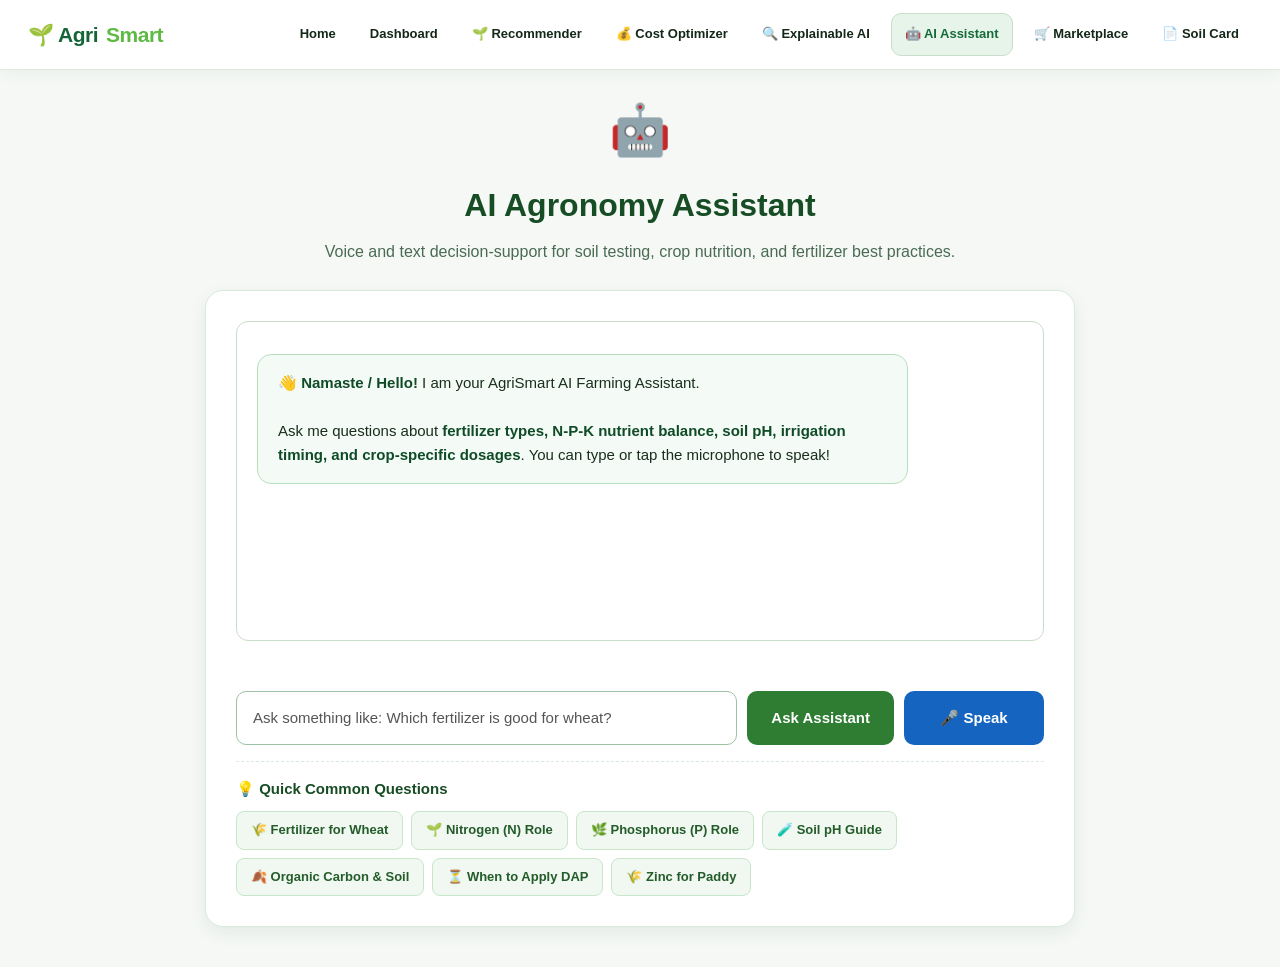
<file: frontend/ai_assistant.html>
<!DOCTYPE html>
<html lang="en">
<head>
    <meta charset="UTF-8">
    <meta name="viewport" content="width=device-width, initial-scale=1.0">
    <title>AI Farming Assistant | AgriSmart</title>
    <link rel="stylesheet" href="style.css">
    <style>
        .assistant-container {
            max-width: 900px;
            margin: 20px auto 40px auto;
            padding: 0 15px;
        }

        .assistant-header {
            text-align: center;
            margin-bottom: 25px;
        }

        .assistant-header h1 {
            font-size: 32px;
            color: #174d25;
            margin-bottom: 8px;
        }

        .assistant-header p {
            color: #4a6b52;
            font-size: 16px;
        }

        .assistant-card {
            background: white;
            border-radius: var(--radius-lg);
            padding: 30px;
            box-shadow: var(--shadow-md);
            border: 1px solid #d8eadb;
        }

        .robot-avatar {
            text-align: center;
            font-size: 50px;
            margin-bottom: 10px;
        }

        .chat-box {
            min-height: 320px;
            max-height: 480px;
            overflow-y: auto;
            border: 1.5px solid #c8decb;
            border-radius: 12px;
            padding: 20px;
            background: #ffffff;
            margin-bottom: 20px;
        }

        .message {
            padding: 16px 20px;
            border-radius: 14px;
            margin: 12px 0;
            max-width: 85%;
            line-height: 1.6;
            font-size: 15px;
        }

        .bot {
            background: #f4faf5;
            color: #1a2e1d;
            border: 1.5px solid #b7dfbf;
            margin-right: auto;
        }

        .bot b, .bot strong {
            color: #0e4b26;
            font-weight: 800;
        }

        .user {
            background: #1e6930;
            color: #ffffff;
            margin-left: auto;
            font-weight: 500;
        }

        .controls {
            display: flex;
            gap: 10px;
            margin-bottom: 16px;
        }

        #question {
            flex: 1;
            padding: 14px 16px;
            border: 1.5px solid #9dc3a3;
            border-radius: 10px;
            font-size: 15px;
            color: #111111;
            background-color: #ffffff;
            outline: none;
        }
        #question::placeholder {
            color: #555555;
            opacity: 1;
        }
        #question:focus {
            border-color: #1e6930;
            box-shadow: 0 0 0 3px rgba(30, 105, 48, 0.2);
        }

        .ask-btn {
            background: #2e7d32;
            color: white;
            border: none;
            border-radius: 10px;
            padding: 12px 24px;
            cursor: pointer;
            font-size: 15px;
            font-weight: 700;
            transition: background 0.2s;
        }
        .ask-btn:hover {
            background: #1e5822;
        }

        .voice-btn {
            background: #1565c0;
            color: white;
            border: none;
            border-radius: 10px;
            padding: 12px 20px;
            cursor: pointer;
            font-size: 15px;
            font-weight: 700;
            min-width: 140px;
            transition: background 0.2s;
        }
        .voice-btn:hover {
            background: #0d47a1;
        }

        .voice-btn.listening {
            background: #c62828;
            animation: pulse 1.2s infinite;
        }

        @keyframes pulse {
            0% { opacity: 1; }
            50% { opacity: 0.75; }
            100% { opacity: 1; }
        }

        .quick-section {
            margin-top: 15px;
            border-top: 1px dashed #dbe9dd;
            padding-top: 15px;
        }

        .quick-section h3 {
            font-size: 15px;
            color: #174d25;
            margin-bottom: 10px;
        }

        .quick-buttons {
            display: flex;
            flex-wrap: wrap;
            gap: 8px;
        }

        .quick-btn {
            background: #f0f8f1;
            color: #245c2a;
            border: 1px solid #c8e6c9;
            border-radius: 8px;
            padding: 8px 14px;
            font-size: 13px;
            font-weight: 600;
            cursor: pointer;
            transition: all 0.2s ease;
        }
        .quick-btn:hover {
            background: #2e7d32;
            color: #fff;
            border-color: #2e7d32;
        }

        .status-bar {
            text-align: center;
            min-height: 22px;
            color: #1565c0;
            font-size: 13px;
            font-weight: 600;
            margin-bottom: 8px;
        }

        @media(max-width: 650px) {
            .controls {
                flex-direction: column;
            }
            .message {
                max-width: 95%;
            }
        }
    </style>
</head>

<body>

    <!-- ================= NAVBAR ================= -->
    <nav class="navbar">
        <a href="/" class="nav-brand">
            🌱 Agri<span>Smart</span>
        </a>
        <div class="nav-links">
            <a href="/" class="nav-link">Home</a>
            <a href="/dashboard" class="nav-link">Dashboard</a>
            <a href="/recommend" class="nav-link">🌱 Recommender</a>
            <a href="/cost-optimizer" class="nav-link">💰 Cost Optimizer</a>
            <a href="/explainability" class="nav-link">🔍 Explainable AI</a>
            <a href="/ai-assistant" class="nav-link active">🤖 AI Assistant</a>
            <a href="/marketplace" class="nav-link">🛒 Marketplace</a>
            <a href="/soil-card" class="nav-link">📄 Soil Card</a>
        </div>
    </nav>

    <div class="assistant-container">

        <div class="assistant-header">
            <div class="robot-avatar">🤖</div>
            <h1>AI Agronomy Assistant</h1>
            <p>Voice and text decision-support for soil testing, crop nutrition, and fertilizer best practices.</p>
        </div>

        <div class="assistant-card">

            <div id="chatBox" class="chat-box">
                <div class="message bot">
                    👋 <b>Namaste / Hello!</b> I am your AgriSmart AI Farming Assistant.
                    <br><br>
                    Ask me questions about <b>fertilizer types, N-P-K nutrient balance, soil pH, irrigation timing, and crop-specific dosages</b>. You can type or tap the microphone to speak!
                </div>
            </div>

            <div id="status" class="status-bar"></div>

            <div class="controls">
                <input
                    type="text"
                    id="question"
                    placeholder="Ask something like: Which fertilizer is good for wheat?"
                >

                <button class="ask-btn" onclick="askAI()">
                    Ask Assistant
                </button>

                <button
                    id="voiceButton"
                    class="voice-btn"
                    onclick="startVoiceAssistant()">
                    🎤 Speak
                </button>
            </div>

            <div class="quick-section">
                <h3>💡 Quick Common Questions</h3>
                <div class="quick-buttons">
                    <button class="quick-btn" onclick="quickQuestion('Which fertilizer is good for wheat?')">
                        🌾 Fertilizer for Wheat
                    </button>
                    <button class="quick-btn" onclick="quickQuestion('What is the importance of nitrogen?')">
                        🌱 Nitrogen (N) Role
                    </button>
                    <button class="quick-btn" onclick="quickQuestion('What is the importance of phosphorus?')">
                        🌿 Phosphorus (P) Role
                    </button>
                    <button class="quick-btn" onclick="quickQuestion('What should be the ideal soil pH?')">
                        🧪 Soil pH Guide
                    </button>
                    <button class="quick-btn" onclick="quickQuestion('How can I improve soil health?')">
                        🍂 Organic Carbon & Soil
                    </button>
                    <button class="quick-btn" onclick="quickQuestion('When should I apply DAP?')">
                        ⏳ When to Apply DAP
                    </button>
                    <button class="quick-btn" onclick="quickQuestion('How to cure Zinc deficiency in rice?')">
                        🌾 Zinc for Paddy
                    </button>
                </div>
            </div>

        </div>

    </div>

    <script>
        const questionInput = document.getElementById("question");
        const chatBox = document.getElementById("chatBox");
        const statusText = document.getElementById("status");
        const voiceButton = document.getElementById("voiceButton");

        function addMessage(text, type) {
            const message = document.createElement("div");
            message.className = "message " + type;
            message.innerHTML = text;
            chatBox.appendChild(message);
            chatBox.scrollTop = chatBox.scrollHeight;
        }

        function quickQuestion(question) {
            questionInput.value = question;
            askAI();
        }

        function getFarmingAnswerLocal(q) {
            const lower = q.toLowerCase();
            if (lower.includes("wheat")) {
                return `🌾 <b>Wheat Fertilizer Advisory:</b><br>
                Wheat requires balanced macro-nutrients: 120 kg N, 60 kg P2O5, and 40 kg K2O per hectare.<br>
                • <b>Basal dose at sowing:</b> Apply all P & K (e.g. via DAP or NPK complex) + 1/3 Nitrogen.<br>
                • <b>Top dressings:</b> Remaining Nitrogen (Urea) split at Crown Root Initiation (CRI) stage (~21 days) and flowering stage.`;
            }
            if (lower.includes("nitrogen") || lower.includes(" n ")) {
                return `🌱 <b>Nitrogen (N) Function:</b><br>
                Nitrogen is the primary driver of vegetative leaf and stem growth, protein synthesis, and chlorophyll production. Deficiency results in pale yellowing of older leaves.`;
            }
            if (lower.includes("phosphorus") || lower.includes(" p ")) {
                return `🌿 <b>Phosphorus (P) Function:</b><br>
                Phosphorus stimulates early root elongation, tillering, seed formation, and energy transfer (ATP). Essential as a basal application during sowing.`;
            }
            if (lower.includes("potassium") || lower.includes(" k ")) {
                return `🧪 <b>Potassium (K) Function:</b><br>
                Potassium regulates stomatal water loss, enzyme activation, disease resistance, and grain weight. Applied via MOP (60% K2O).`;
            }
            if (lower.includes("ph") || lower.includes("acid") || lower.includes("alkaline")) {
                return `🧪 <b>Soil Reaction (pH):</b><br>
                Most field crops thrive in a slightly acidic to neutral range (pH 6.0 to 7.5).<br>
                • <b>Acidic soils (pH < 5.5):</b> Add agricultural lime (CaCO3).<br>
                • <b>Alkaline/Sodic soils (pH > 8.0):</b> Apply gypsum (CaSO4·2H2O) and organic compost.`;
            }
            if (lower.includes("dap")) {
                return `⏳ <b>DAP (18:46:0) Application Timing:</b><br>
                DAP is water-soluble phosphorus. It must always be placed 3-5 cm below and beside the seed as a <b>basal application</b> at sowing. Never broadcast DAP on the soil surface as phosphorus is immobile.`;
            }
            if (lower.includes("zinc") || lower.includes("khaira")) {
                return `🌾 <b>Zinc Deficiency Advisory:</b><br>
                Commonly causes Khaira disease in paddy (rusty brown spots on leaves). Apply 25 kg/ha of Zinc Sulphate (ZnSO4 21%) into the soil during puddling, or foliar spray at 0.5% ZnSO4 with 0.25% lime.`;
            }
            if (lower.includes("soil health") || lower.includes("improve soil")) {
                return `🍂 <b>Soil Health & Organic Matter:</b><br>
                Incorporate 5-10 tonnes/ha of well-rotted Farm Yard Manure (FYM) or Vermicompost. Practice crop rotation with leguminous pulses to fix atmospheric nitrogen biologically.`;
            }
            return null;
        }

        async function askAI() {
            const question = questionInput.value.trim();
            if (!question) {
                statusText.innerText = "Please type or speak a question.";
                return;
            }

            addMessage(escapeHTML(question), "user");
            questionInput.value = "";
            statusText.innerText = "Consulting agronomy knowledge base...";

            // Check fast client-side knowledge
            const localAnswer = getFarmingAnswerLocal(question);
            if (localAnswer) {
                setTimeout(() => {
                    statusText.innerText = "";
                    addMessage(localAnswer, "bot");
                    speakAnswer(localAnswer);
                }, 300);
                return;
            }

            // Fallback to backend agronomy engine
            try {
                const res = await fetch("/api/ai-assistant", {
                    method: "POST",
                    headers: { "Content-Type": "application/json" },
                    body: JSON.stringify({ question: question })
                });
                const data = await res.json();
                statusText.innerText = "";
                const reply = (data.success && data.answer) ? data.answer.replace(/\n/g, "<br>") : "I could not find an exact match. Please ask about fertilizers (Urea, DAP, MOP), soil nutrients (N, P, K, pH), or crops (Wheat, Rice, Cotton).";
                addMessage(reply, "bot");
                speakAnswer(reply);
            } catch (err) {
                statusText.innerText = "";
                const fallback = "🌱 <b>Agronomy Guide:</b> Recommended fertilizer management requires balanced N-P-K according to soil test values. Ensure basal placement for phosphorus and split top-dressing for nitrogen.";
                addMessage(fallback, "bot");
                speakAnswer(fallback);
            }
        }

        function speakAnswer(htmlText) {
            if (!("speechSynthesis" in window)) return;
            const cleanText = htmlText.replace(/<[^>]*>/g, " ");
            const speech = new SpeechSynthesisUtterance(cleanText);
            speech.lang = "en-IN";
            speech.rate = 0.95;
            window.speechSynthesis.cancel();
            window.speechSynthesis.speak(speech);
        }

        function startVoiceAssistant() {
            const SpeechRecognition = window.SpeechRecognition || window.webkitSpeechRecognition;
            if (!SpeechRecognition) {
                alert("Voice recognition is supported in Google Chrome and Microsoft Edge.");
                return;
            }

            const recognition = new SpeechRecognition();
            recognition.lang = "en-IN";
            recognition.continuous = false;
            recognition.interimResults = false;

            voiceButton.classList.add("listening");
            voiceButton.innerText = "🔴 Listening...";
            statusText.innerText = "🎤 Speak your farming question now...";

            recognition.start();

            recognition.onresult = function(event) {
                const transcript = event.results[0][0].transcript;
                questionInput.value = transcript;
                statusText.innerText = 'Recognized: "' + transcript + '"';
                voiceButton.classList.remove("listening");
                voiceButton.innerText = "🎤 Speak";
                askAI();
            };

            recognition.onerror = function(event) {
                statusText.innerText = "Could not hear audio clearly. Please try again or type.";
                voiceButton.classList.remove("listening");
                voiceButton.innerText = "🎤 Speak";
            };

            recognition.onend = function() {
                voiceButton.classList.remove("listening");
                voiceButton.innerText = "🎤 Speak";
            };
        }

        questionInput.addEventListener("keydown", function(event) {
            if (event.key === "Enter") askAI();
        });

        function escapeHTML(str) {
            return String(str).replace(/[&<>"']/g, m => ({'&':'&amp;','<':'&lt;','>':'&gt;','"':'&quot;',"'":'&#39;'}[m]));
        }
    </script>
</body>
</html>
</file>
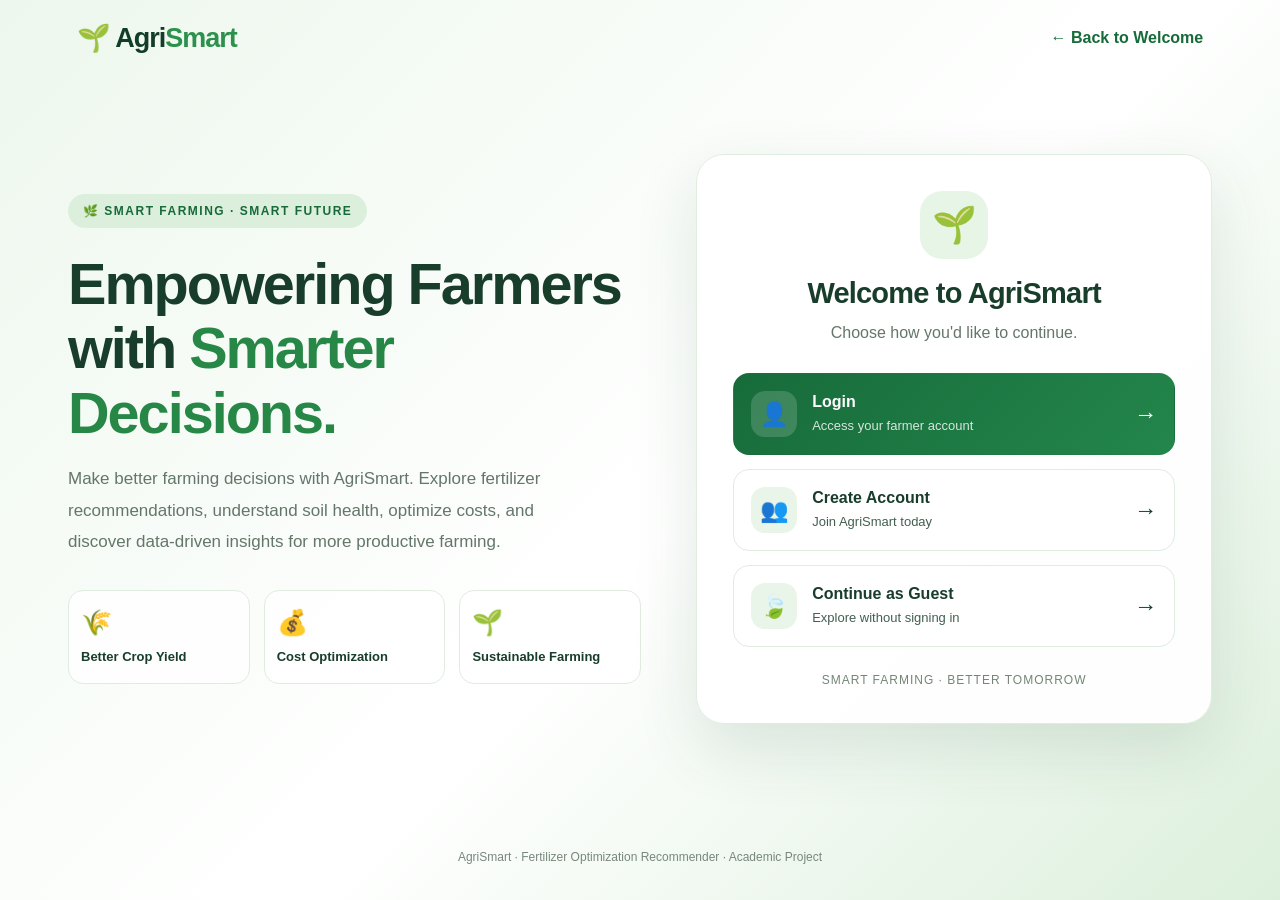
<file: frontend/entry.html>
<!DOCTYPE html>
<html lang="en">
<head>
<meta charset="UTF-8">
<meta name="viewport" content="width=device-width, initial-scale=1.0">
<title>Get Started | AgriSmart</title>

<style>
* {
    box-sizing: border-box;
    margin: 0;
    padding: 0;
}

:root {
    --green: #176b3a;
    --dark: #123d29;
    --light: #edf7ed;
    --text: #193d2b;
    --muted: #64766a;
}

body {
    min-height: 100vh;
    font-family: "Segoe UI", Arial, sans-serif;
    color: var(--text);
    background: linear-gradient(135deg, #edf7ed, #ffffff 55%, #dcefdc);
}

.topbar {
    display: flex;
    align-items: center;
    justify-content: space-between;
    padding: 22px 6%;
}

.logo {
    color: var(--dark);
    font-size: 27px;
    font-weight: 800;
    letter-spacing: -1px;
}

.logo span {
    color: #2b914d;
}

.top-link {
    color: var(--green);
    text-decoration: none;
    font-weight: 700;
}

.layout {
    max-width: 1200px;
    min-height: 78vh;
    margin: 12px auto 45px;
    padding: 20px 28px;
    display: grid;
    grid-template-columns: 1fr 0.9fr;
    align-items: center;
    gap: 55px;
}

.intro {
    padding: 30px 0;
}

.eyebrow {
    display: inline-block;
    background: #dcefdc;
    color: var(--green);
    border-radius: 30px;
    padding: 10px 15px;
    font-size: 12px;
    font-weight: 800;
    letter-spacing: 1.5px;
}

h1 {
    margin: 24px 0 18px;
    font-size: clamp(38px, 4.5vw, 59px);
    line-height: 1.12;
    letter-spacing: -2px;
}

h1 span {
    color: #278747;
}

.description {
    max-width: 520px;
    color: var(--muted);
    font-size: 17px;
    line-height: 1.85;
}

.benefits {
    display: grid;
    grid-template-columns: repeat(3, 1fr);
    gap: 14px;
    margin-top: 32px;
}

.benefit {
    background: rgba(255,255,255,0.75);
    border: 1px solid #e0ece0;
    border-radius: 15px;
    padding: 17px 12px;
}

.benefit-icon {
    font-size: 25px;
    margin-bottom: 10px;
}

.benefit strong {
    display: block;
    font-size: 13px;
    line-height: 1.5;
}

.panel {
    background: rgba(255,255,255,0.92);
    border: 1px solid #e1ece1;
    border-radius: 28px;
    padding: 36px;
    box-shadow: 0 24px 65px rgba(23, 75, 40, 0.12);
}

.plant {
    width: 68px;
    height: 68px;
    display: grid;
    place-items: center;
    margin: 0 auto 18px;
    border-radius: 22px;
    background: #e7f5e6;
    font-size: 36px;
}

.panel h2 {
    text-align: center;
    font-size: 29px;
    letter-spacing: -0.8px;
}

.panel-subtitle {
    margin: 10px 0 28px;
    color: var(--muted);
    text-align: center;
    line-height: 1.6;
}

.option {
    display: flex;
    align-items: center;
    gap: 15px;
    width: 100%;
    margin-top: 14px;
    padding: 17px;
    border: 1px solid #e1ebe1;
    border-radius: 16px;
    color: var(--text);
    text-decoration: none;
    background: white;
    transition: 0.2s ease;
}

.option:hover {
    transform: translateY(-3px);
    border-color: #8ac69a;
    box-shadow: 0 10px 24px rgba(23, 75, 40, 0.09);
}

.option.primary {
    background: linear-gradient(135deg, #176b3a, #23864b);
    color: white;
    border-color: transparent;
}

.option-icon {
    width: 46px;
    height: 46px;
    flex-shrink: 0;
    display: grid;
    place-items: center;
    border-radius: 14px;
    background: #eaf5e9;
    font-size: 23px;
}

.primary .option-icon {
    background: rgba(255,255,255,0.16);
}

.option-copy {
    flex: 1;
}

.option-copy strong {
    display: block;
    font-size: 16px;
    margin-bottom: 5px;
}

.option-copy small {
    display: block;
    font-size: 13px;
    opacity: 0.82;
    line-height: 1.5;
}

.arrow {
    font-size: 23px;
}

.panel-footer {
    margin-top: 26px;
    text-align: center;
    color: #748578;
    font-size: 12px;
    letter-spacing: 1px;
}

footer {
    text-align: center;
    padding: 15px;
    color: #78877c;
    font-size: 12px;
}

@media (max-width: 850px) {
    .layout {
        grid-template-columns: 1fr;
        gap: 20px;
        max-width: 580px;
        margin-top: 0;
    }

    .intro {
        padding: 20px 0 0;
    }

    h1 {
        font-size: 42px;
    }

    .panel {
        padding: 28px 22px;
    }
}

@media (max-width: 420px) {
    .topbar {
        padding: 18px 5%;
    }

    .logo {
        font-size: 23px;
    }

    .layout {
        padding: 12px 16px;
    }

    h1 {
        font-size: 36px;
    }

    .benefits {
        gap: 8px;
    }

    .benefit {
        padding: 13px 8px;
    }
}
</style>
</head>

<body>

<header class="topbar">
    <a class="logo" href="/welcome" style="text-decoration:none">
        🌱 Agri<span>Smart</span>
    </a>
    <a class="top-link" href="/welcome">← Back to Welcome</a>
</header>

<main class="layout">

    <section class="intro">
        <div class="eyebrow">🌿 SMART FARMING · SMART FUTURE</div>

        <h1>
            Empowering Farmers with
            <span>Smarter Decisions.</span>
        </h1>

        <p class="description">
            Make better farming decisions with AgriSmart.
            Explore fertilizer recommendations, understand soil
            health, optimize costs, and discover data-driven
            insights for more productive farming.
        </p>

        <div class="benefits">
            <div class="benefit">
                <div class="benefit-icon">🌾</div>
                <strong>Better Crop Yield</strong>
            </div>

            <div class="benefit">
                <div class="benefit-icon">💰</div>
                <strong>Cost Optimization</strong>
            </div>

            <div class="benefit">
                <div class="benefit-icon">🌱</div>
                <strong>Sustainable Farming</strong>
            </div>
        </div>
    </section>

    <section class="panel">
        <div class="plant">🌱</div>

        <h2>Welcome to AgriSmart</h2>
        <p class="panel-subtitle">
            Choose how you'd like to continue.
        </p>

        <a class="option primary" href="/login">
            <span class="option-icon">👤</span>
            <span class="option-copy">
                <strong>Login</strong>
                <small>Access your farmer account</small>
            </span>
            <span class="arrow">→</span>
        </a>

        <a class="option" href="/signup">
            <span class="option-icon">👥</span>
            <span class="option-copy">
                <strong>Create Account</strong>
                <small>Join AgriSmart today</small>
            </span>
            <span class="arrow">→</span>
        </a>

        <a class="option" href="/app">
            <span class="option-icon">🍃</span>
            <span class="option-copy">
                <strong>Continue as Guest</strong>
                <small>Explore without signing in</small>
            </span>
            <span class="arrow">→</span>
        </a>

        <div class="panel-footer">
            SMART FARMING · BETTER TOMORROW
        </div>
    </section>

</main>

<footer>
    AgriSmart · Fertilizer Optimization Recommender · Academic Project
</footer>

</body>
</html>
</file>
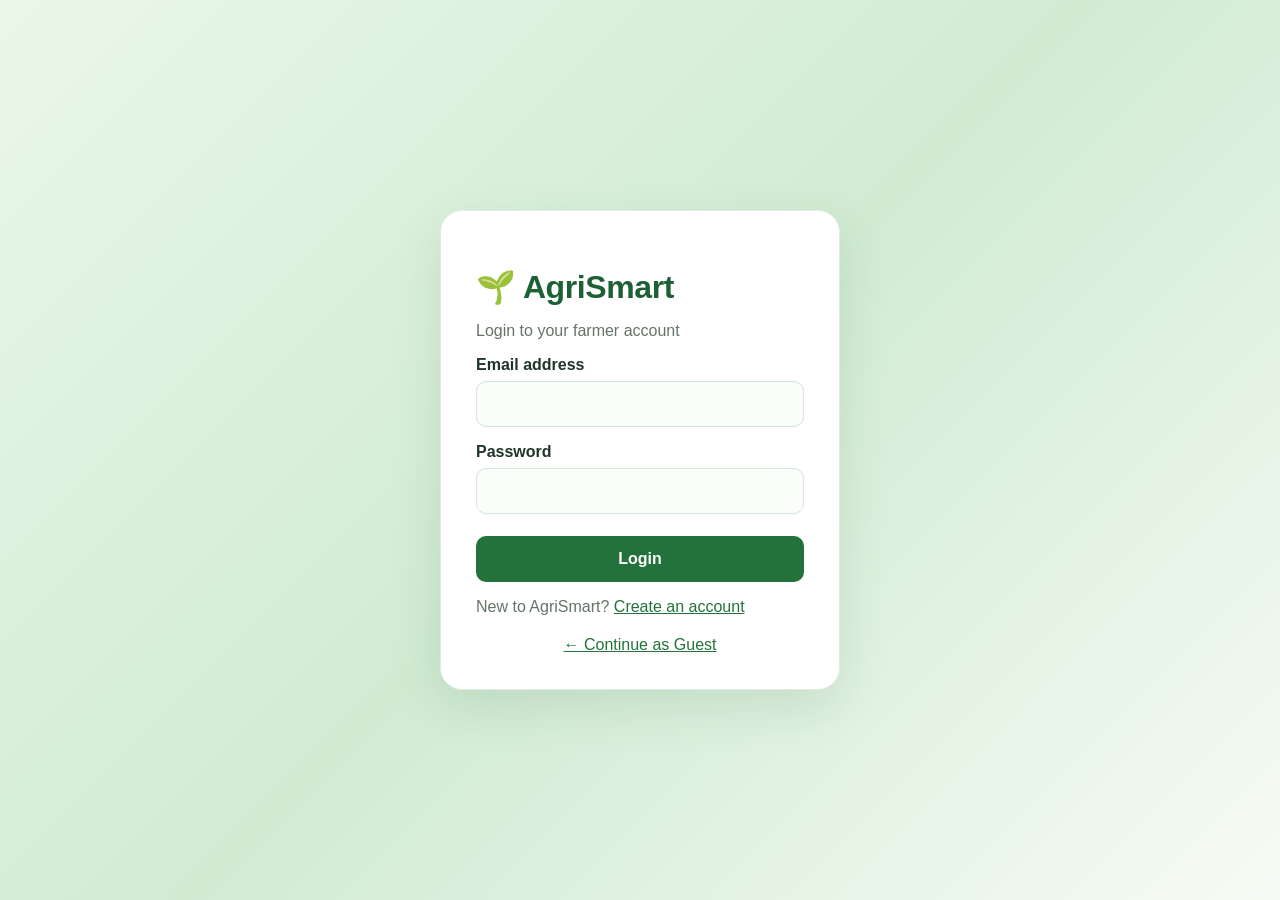
<file: frontend/login.html>
<!DOCTYPE html>
<html lang="en">
<head>
    <meta charset="UTF-8">
    <meta name="viewport" content="width=device-width, initial-scale=1.0">
    <title>Login | AgriSmart</title>
    <style>
        * { box-sizing: border-box; }
        body {
            margin: 0;
            min-height: 100vh;
            display: grid;
            place-items: center;
            font-family: Arial, sans-serif;
            background: linear-gradient(135deg, #e8f5e9, #f5fff5);
            color: #20352a;
            padding: 20px;
        }
        .card {
            width: 100%;
            max-width: 400px;
            background: white;
            padding: 32px;
            border-radius: 18px;
            box-shadow: 0 8px 30px #174b2518;
        }
        h1 { color: #24723b; margin-bottom: 8px; }
        p { color: #657368; }
        label { display: block; margin-top: 16px; font-weight: bold; }
        input {
            width: 100%;
            padding: 12px;
            margin-top: 7px;
            border: 1px solid #ccd8ce;
            border-radius: 8px;
            font-size: 16px;
        }
        button {
            width: 100%;
            padding: 13px;
            margin-top: 22px;
            border: 0;
            border-radius: 8px;
            background: #24723b;
            color: white;
            font-size: 16px;
            cursor: pointer;
        }
        #message { margin-top: 16px; overflow-wrap: anywhere; }
        a { color: #24723b; }
        .back { display: block; margin-top: 20px; text-align: center; }
        
/* AgriSmart login page polish */

.card {
    border: 1px solid #e2eee4;
    border-radius: 22px;
    box-shadow: 0 18px 50px rgba(21, 86, 55, 0.12);
}

.card h1,
.card h2 {
    color: #1d6035;
    letter-spacing: -0.4px;
}

.card input {
    width: 100%;
    min-height: 46px;
    padding: 12px 14px;
    border: 1px solid #d5e5d8;
    border-radius: 10px;
    background: #fbfdfb;
    box-sizing: border-box;
}

.card input:focus {
    outline: none;
    border-color: #248a4d;
    box-shadow: 0 0 0 3px rgba(36, 138, 77, 0.12);
}

.card button {
    min-height: 46px;
    border-radius: 10px;
    font-weight: 700;
    cursor: pointer;
}

.card a {
    transition: color 0.2s ease;
}

@media (max-width: 480px) {
    body {
        padding: 16px;
    }

    .card {
        padding: 26px 20px;
    }
}

/* AgriSmart Professional Login Design */
body {
    font-family: "Segoe UI", Arial, sans-serif;
    background: linear-gradient(135deg, #eaf7e9, #d1ebd3, #f7fbf5);
}

.card {
    border: 1px solid #e0eee0;
    border-radius: 22px;
    box-shadow: 0 18px 50px rgba(35, 90, 48, 0.12);
    padding: 35px;
    transition: box-shadow 0.3s ease;
}

.card:hover {
    box-shadow: 0 22px 55px rgba(35, 90, 48, 0.18);
}

input {
    border: 1px solid #d8e5d8;
    border-radius: 12px;
    padding: 13px;
    transition: border-color 0.2s, box-shadow 0.2s;
}

input:focus {
    outline: none;
    border-color: #37864b;
    box-shadow: 0 0 0 3px rgba(55, 134, 75, 0.12);
}

button {
    border-radius: 12px;
    font-weight: 600;
    transition: transform 0.2s, background 0.2s;
}

button:hover {
    transform: translateY(-2px);
}

@media (max-width: 480px) {
    .card {
        width: 90%;
        padding: 24px;
        box-sizing: border-box;
    }
}

    </style>
</head>
<body>
    <main class="card">
        <h1>🌱 AgriSmart</h1>
        <p>Login to your farmer account</p>

        <form id="loginForm">
            <label for="email">Email address</label>
            <input id="email" type="email" required autocomplete="email">

            <label for="password">Password</label>
            <input id="password" type="password" required
                   autocomplete="current-password">

            <button type="submit" id="loginButton">Login</button>
        </form>

        <p id="message" role="status"></p>

        <p>New to AgriSmart? <a href="/signup">Create an account</a></p>
        <a class="back" href="/">← Continue as Guest</a>
    </main>

    <script>
        document.getElementById("loginForm").addEventListener("submit", async function(event) {
            event.preventDefault();

            const button = document.getElementById("loginButton");
            const message = document.getElementById("message");
            button.disabled = true;
            message.textContent = "Logging in...";

            try {
                const response = await fetch("/api/login", {
                    method: "POST",
                    headers: { "Content-Type": "application/json" },
                    credentials: "same-origin",
                    body: JSON.stringify({
                        email: document.getElementById("email").value.trim(),
                        password: document.getElementById("password").value
                    })
                });

                const data = await response.json();

                if (response.ok && data.success) {
                    message.textContent = "Login successful! Opening AgriSmart...";
                    window.location.href = "/dashboard";
                } else {
                    message.textContent = data.message || "Login failed. Please try again.";
                }
            } catch (error) {
                message.textContent = "Could not connect. Please make sure the AgriSmart server is running.";
            } finally {
                button.disabled = false;
            }
        });
    </script>
</body>
</html>
</file>
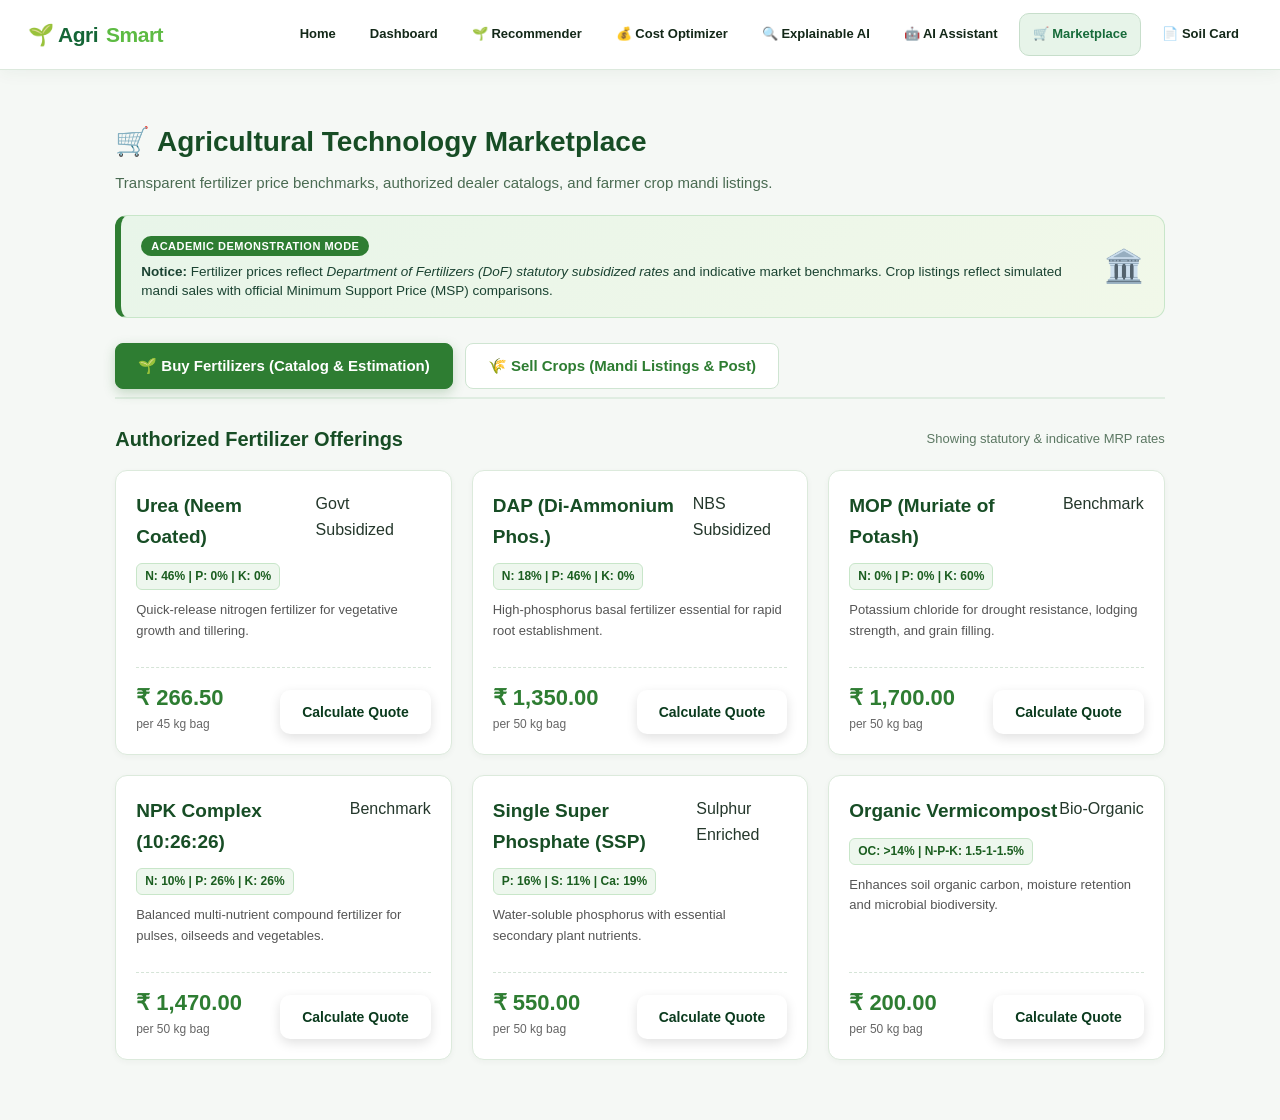
<file: frontend/marketplace.html>
<!DOCTYPE html>
<html lang="en">
<head>
    <meta charset="UTF-8">
    <meta name="viewport" content="width=device-width, initial-scale=1.0">
    <title>AgriSmart | Marketplace (Buy Fertilizers & Sell Crops)</title>
    <link rel="stylesheet" href="style.css">
    <style>
        .market-banner {
            background: linear-gradient(135deg, #e8f5e9, #f1f8e9);
            border: 1px solid #c8e6c9;
            border-left: 6px solid #2e7d32;
            padding: 16px 20px;
            border-radius: var(--radius-md);
            margin-bottom: 25px;
            display: flex;
            align-items: center;
            justify-content: space-between;
            gap: 15px;
        }
        .market-banner .tag {
            background: #2e7d32;
            color: #fff;
            padding: 4px 10px;
            border-radius: 12px;
            font-size: 11px;
            font-weight: 700;
            text-transform: uppercase;
            letter-spacing: 0.5px;
        }
        .market-tabs {
            display: flex;
            gap: 12px;
            margin-bottom: 24px;
            border-bottom: 2px solid #e0ede2;
            padding-bottom: 8px;
        }
        .market-tab-btn {
            padding: 10px 22px;
            border: none;
            background: #ffffff;
            color: #2e7d32;
            font-weight: 700;
            font-size: 15px;
            border-radius: var(--radius-sm);
            cursor: pointer;
            border: 1px solid #cfe5d2;
            transition: all 0.2s ease;
        }
        .market-tab-btn.active {
            background: #2e7d32;
            color: #ffffff;
            border-color: #2e7d32;
            box-shadow: 0 4px 12px rgba(46, 125, 50, 0.25);
        }
        .product-grid {
            display: grid;
            grid-template-columns: repeat(auto-fill, minmax(280px, 1fr));
            gap: 20px;
            margin-bottom: 30px;
        }
        .product-card {
            background: #ffffff;
            border: 1px solid #dceadc;
            border-radius: var(--radius-md);
            padding: 20px;
            display: flex;
            flex-direction: column;
            justify-content: space-between;
            box-shadow: var(--shadow-sm);
            transition: transform 0.2s ease, box-shadow 0.2s ease;
        }
        .product-card:hover {
            transform: translateY(-3px);
            box-shadow: var(--shadow-md);
        }
        .product-header {
            display: flex;
            justify-content: space-between;
            align-items: flex-start;
            margin-bottom: 10px;
        }
        .product-title {
            font-size: 19px;
            font-weight: 800;
            color: #174d25;
            margin: 0;
        }
        .product-price {
            font-size: 22px;
            font-weight: 800;
            color: #2e7d32;
        }
        .product-unit {
            font-size: 12px;
            color: #666;
            font-weight: 500;
        }
        .npk-badge {
            display: inline-block;
            background: #eef7ee;
            color: #1b5e20;
            padding: 3px 8px;
            border-radius: 6px;
            font-size: 12px;
            font-weight: 700;
            margin-bottom: 10px;
            border: 1px solid #c8e6c9;
        }
        .listings-table {
            width: 100%;
            border-collapse: collapse;
            background: #fff;
            border-radius: var(--radius-md);
            overflow: hidden;
            box-shadow: var(--shadow-sm);
        }
        .listings-table th, .listings-table td {
            padding: 12px 16px;
            text-align: left;
            border-bottom: 1px solid #e8f0e9;
            font-size: 14px;
        }
        .listings-table th {
            background: #2e7d32;
            color: #fff;
            font-weight: 700;
        }
        .listings-table tr:hover {
            background: #f9fdfa;
        }
        .msp-badge {
            background: #e8f5e9;
            color: #2e7d32;
            padding: 2px 6px;
            border-radius: 4px;
            font-size: 11px;
            font-weight: 700;
        }
    </style>
</head>
<body>

    <!-- ================= NAVBAR ================= -->
    <nav class="navbar">
        <a href="/" class="nav-brand">
            🌱 Agri<span>Smart</span>
        </a>
        <div class="nav-links">
            <a href="/" class="nav-link">Home</a>
            <a href="/dashboard" class="nav-link">Dashboard</a>
            <a href="/recommend" class="nav-link">🌱 Recommender</a>
            <a href="/cost-optimizer" class="nav-link">💰 Cost Optimizer</a>
            <a href="/explainability" class="nav-link">🔍 Explainable AI</a>
            <a href="/ai-assistant" class="nav-link">🤖 AI Assistant</a>
            <a href="/marketplace" class="nav-link active">🛒 Marketplace</a>
            <a href="/soil-card" class="nav-link">📄 Soil Card</a>
        </div>
    </nav>

    <div class="container">

        <!-- TITLE HEADER -->
        <div class="page-header" style="margin-top:20px; margin-bottom:20px;">
            <h1 style="font-size:28px; color:#174d25; margin-bottom:6px;">🛒 Agricultural Technology Marketplace</h1>
            <p style="color:#4a6b52; font-size:15px; margin:0;">
                Transparent fertilizer price benchmarks, authorized dealer catalogs, and farmer crop mandi listings.
            </p>
        </div>

        <!-- DEMONSTRATION NOTICE -->
        <div class="market-banner">
            <div>
                <span class="tag">Academic Demonstration Mode</span>
                <p style="margin:6px 0 0; color:#1b4332; font-size:13.5px; line-height:1.4;">
                    <strong>Notice:</strong> Fertilizer prices reflect <em>Department of Fertilizers (DoF) statutory subsidized rates</em> and indicative market benchmarks. Crop listings reflect simulated mandi sales with official Minimum Support Price (MSP) comparisons.
                </p>
            </div>
            <div style="font-size:32px;">🏛️</div>
        </div>

        <!-- TABS -->
        <div class="market-tabs">
            <button class="market-tab-btn active" id="tabFertBtn" onclick="switchTab('fertilizers')">
                🌱 Buy Fertilizers (Catalog & Estimation)
            </button>
            <button class="market-tab-btn" id="tabCropBtn" onclick="switchTab('crops')">
                🌾 Sell Crops (Mandi Listings & Post)
            </button>
        </div>

        <!-- ================= SECTION 1: FERTILIZERS CATALOG ================= -->
        <div id="sectionFertilizers">
            <div style="display:flex; justify-content:space-between; align-items:center; margin-bottom:15px;">
                <h2 style="font-size:20px; color:#174d25; margin:0;">Authorized Fertilizer Offerings</h2>
                <span style="font-size:13px; color:#5c7863;">Showing statutory & indicative MRP rates</span>
            </div>

            <div class="product-grid" id="fertilizerGrid">
                <!-- Dynamically populated or default fallback -->
                <div class="product-card">
                    <div>
                        <div class="product-header">
                            <h3 class="product-title">Urea (Neem Coated)</h3>
                            <span class="badge badge-success">Govt Subsidized</span>
                        </div>
                        <span class="npk-badge">N: 46% | P: 0% | K: 0%</span>
                        <p style="font-size:13px; color:#555; margin-bottom:15px;">
                            Quick-release nitrogen fertilizer for vegetative growth and tillering.
                        </p>
                    </div>
                    <div>
                        <div style="display:flex; justify-content:space-between; align-items:flex-end; border-top:1px dashed #d5e4d7; padding-top:12px; margin-top:10px;">
                            <div>
                                <div class="product-price">₹ 266.50</div>
                                <div class="product-unit">per 45 kg bag</div>
                            </div>
                            <button class="btn btn-sm btn-primary" onclick="estimateQuote('Urea', 266.50, 45)">Calculate Quote</button>
                        </div>
                    </div>
                </div>

                <div class="product-card">
                    <div>
                        <div class="product-header">
                            <h3 class="product-title">DAP (Di-Ammonium Phos.)</h3>
                            <span class="badge badge-success">NBS Subsidized</span>
                        </div>
                        <span class="npk-badge">N: 18% | P: 46% | K: 0%</span>
                        <p style="font-size:13px; color:#555; margin-bottom:15px;">
                            High-phosphorus basal fertilizer essential for rapid root establishment.
                        </p>
                    </div>
                    <div>
                        <div style="display:flex; justify-content:space-between; align-items:flex-end; border-top:1px dashed #d5e4d7; padding-top:12px; margin-top:10px;">
                            <div>
                                <div class="product-price">₹ 1,350.00</div>
                                <div class="product-unit">per 50 kg bag</div>
                            </div>
                            <button class="btn btn-sm btn-primary" onclick="estimateQuote('DAP', 1350.00, 50)">Calculate Quote</button>
                        </div>
                    </div>
                </div>

                <div class="product-card">
                    <div>
                        <div class="product-header">
                            <h3 class="product-title">MOP (Muriate of Potash)</h3>
                            <span class="badge badge-info">Benchmark</span>
                        </div>
                        <span class="npk-badge">N: 0% | P: 0% | K: 60%</span>
                        <p style="font-size:13px; color:#555; margin-bottom:15px;">
                            Potassium chloride for drought resistance, lodging strength, and grain filling.
                        </p>
                    </div>
                    <div>
                        <div style="display:flex; justify-content:space-between; align-items:flex-end; border-top:1px dashed #d5e4d7; padding-top:12px; margin-top:10px;">
                            <div>
                                <div class="product-price">₹ 1,700.00</div>
                                <div class="product-unit">per 50 kg bag</div>
                            </div>
                            <button class="btn btn-sm btn-primary" onclick="estimateQuote('MOP', 1700.00, 50)">Calculate Quote</button>
                        </div>
                    </div>
                </div>

                <div class="product-card">
                    <div>
                        <div class="product-header">
                            <h3 class="product-title">NPK Complex (10:26:26)</h3>
                            <span class="badge badge-info">Benchmark</span>
                        </div>
                        <span class="npk-badge">N: 10% | P: 26% | K: 26%</span>
                        <p style="font-size:13px; color:#555; margin-bottom:15px;">
                            Balanced multi-nutrient compound fertilizer for pulses, oilseeds and vegetables.
                        </p>
                    </div>
                    <div>
                        <div style="display:flex; justify-content:space-between; align-items:flex-end; border-top:1px dashed #d5e4d7; padding-top:12px; margin-top:10px;">
                            <div>
                                <div class="product-price">₹ 1,470.00</div>
                                <div class="product-unit">per 50 kg bag</div>
                            </div>
                            <button class="btn btn-sm btn-primary" onclick="estimateQuote('NPK', 1470.00, 50)">Calculate Quote</button>
                        </div>
                    </div>
                </div>

                <div class="product-card">
                    <div>
                        <div class="product-header">
                            <h3 class="product-title">Single Super Phosphate (SSP)</h3>
                            <span class="badge badge-success">Sulphur Enriched</span>
                        </div>
                        <span class="npk-badge">P: 16% | S: 11% | Ca: 19%</span>
                        <p style="font-size:13px; color:#555; margin-bottom:15px;">
                            Water-soluble phosphorus with essential secondary plant nutrients.
                        </p>
                    </div>
                    <div>
                        <div style="display:flex; justify-content:space-between; align-items:flex-end; border-top:1px dashed #d5e4d7; padding-top:12px; margin-top:10px;">
                            <div>
                                <div class="product-price">₹ 550.00</div>
                                <div class="product-unit">per 50 kg bag</div>
                            </div>
                            <button class="btn btn-sm btn-primary" onclick="estimateQuote('SSP', 550.00, 50)">Calculate Quote</button>
                        </div>
                    </div>
                </div>

                <div class="product-card">
                    <div>
                        <div class="product-header">
                            <h3 class="product-title">Organic Vermicompost</h3>
                            <span class="badge badge-warning">Bio-Organic</span>
                        </div>
                        <span class="npk-badge">OC: >14% | N-P-K: 1.5-1-1.5%</span>
                        <p style="font-size:13px; color:#555; margin-bottom:15px;">
                            Enhances soil organic carbon, moisture retention and microbial biodiversity.
                        </p>
                    </div>
                    <div>
                        <div style="display:flex; justify-content:space-between; align-items:flex-end; border-top:1px dashed #d5e4d7; padding-top:12px; margin-top:10px;">
                            <div>
                                <div class="product-price">₹ 200.00</div>
                                <div class="product-unit">per 50 kg bag</div>
                            </div>
                            <button class="btn btn-sm btn-primary" onclick="estimateQuote('Compost', 200.00, 50)">Calculate Quote</button>
                        </div>
                    </div>
                </div>
            </div>

            <!-- QUOTE ESTIMATOR BOX -->
            <div id="quoteModal" class="card" style="display:none; background:#f4faf5; border:1px solid #c2e2c8; margin-bottom:30px;">
                <h3 style="color:#174d25; margin-bottom:10px;">🧮 Sample Purchase Quote Calculator</h3>
                <div style="display:flex; flex-wrap:wrap; gap:15px; align-items:center;">
                    <div>Selected Product: <strong id="quoteProdName">Urea</strong></div>
                    <div>Unit Price: <strong id="quoteProdPrice">₹ 266.50</strong></div>
                    <div style="display:flex; align-items:center; gap:8px;">
                        <label for="quoteBags">Quantity (Bags):</label>
                        <input type="number" id="quoteBags" min="1" max="1000" value="10" style="width:90px; padding:6px 10px; border-radius:6px; border:1px solid #b3d1b8;" oninput="updateTotalQuote()">
                    </div>
                    <div>Estimated Total Cost: <strong id="quoteTotal" style="color:#2e7d32; font-size:18px;">₹ 2,665.00</strong></div>
                </div>
                <div style="margin-top:12px; font-size:12.5px; color:#5b7863;">
                    ℹ️ <em>In commercial production, orders are fulfilled through certified Primary Agricultural Credit Societies (PACS) or licensed local fertilizer retail outlets under DBT point-of-sale authentication.</em>
                </div>
            </div>
        </div>

        <!-- ================= SECTION 2: SELL CROPS ================= -->
        <div id="sectionCrops" style="display:none;">
            <div style="display:grid; grid-template-columns: 1fr 340px; gap:25px; margin-bottom:30px;">
                
                <!-- LISTINGS TABLE -->
                <div>
                    <div style="display:flex; justify-content:space-between; align-items:center; margin-bottom:15px;">
                        <h2 style="font-size:20px; color:#174d25; margin:0;">🌾 Active Farmer Crop Listings</h2>
                        <button class="btn btn-sm btn-outline" onclick="loadCropListings()">🔄 Refresh Listings</button>
                    </div>

                    <table class="listings-table">
                        <thead>
                            <tr>
                                <th>Crop</th>
                                <th>Farmer / Mandi</th>
                                <th>Quantity</th>
                                <th>Expected Price</th>
                                <th>Govt MSP Ref.</th>
                                <th>Status</th>
                            </tr>
                        </thead>
                        <tbody id="cropTableBody">
                            <tr>
                                <td><strong>Wheat (HD-2967)</strong></td>
                                <td>Ramesh Singh<br><small style="color:#777;">Ludhiana, Punjab</small></td>
                                <td>65 Quintals</td>
                                <td style="font-weight:700; color:#2e7d32;">₹ 2,275 / Qtl</td>
                                <td><span class="msp-badge">MSP: ₹2,275</span></td>
                                <td><span class="badge badge-success">Available</span></td>
                            </tr>
                            <tr>
                                <td><strong>Cotton (Medium Staple)</strong></td>
                                <td>Suresh Patel<br><small style="color:#777;">Rajkot, Gujarat</small></td>
                                <td>40 Quintals</td>
                                <td style="font-weight:700; color:#2e7d32;">₹ 7,120 / Qtl</td>
                                <td><span class="msp-badge">MSP: ₹7,121</span></td>
                                <td><span class="badge badge-success">Available</span></td>
                            </tr>
                            <tr>
                                <td><strong>Paddy (Basmati / Common)</strong></td>
                                <td>Anita Sharma<br><small style="color:#777;">Karnal, Haryana</small></td>
                                <td>80 Quintals</td>
                                <td style="font-weight:700; color:#2e7d32;">₹ 2,300 / Qtl</td>
                                <td><span class="msp-badge">MSP: ₹2,300</span></td>
                                <td><span class="badge badge-success">Available</span></td>
                            </tr>
                        </tbody>
                    </table>
                </div>

                <!-- ADD LISTING FORM -->
                <div class="card" style="height:fit-content; background:#fff; border:1px solid #cfe2d2;">
                    <h3 style="color:#174d25; margin-bottom:12px; font-size:18px;">➕ Post Sample Crop Listing</h3>
                    <p style="font-size:12.5px; color:#666; margin-bottom:15px;">
                        Add your harvested crop details to the marketplace demonstration table.
                    </p>

                    <form id="addCropForm" onsubmit="submitCropListing(event)">
                        <div class="form-group" style="margin-bottom:12px;">
                            <label style="font-size:13px; font-weight:700;">Farmer / Trader Name</label>
                            <input type="text" id="cropFarmerName" required placeholder="e.g. Gurdeep Singh" style="width:100%; padding:8px 10px; border-radius:6px; border:1px solid #c0d8c4;">
                        </div>

                        <div class="form-group" style="margin-bottom:12px;">
                            <label style="font-size:13px; font-weight:700;">Location / District</label>
                            <input type="text" id="cropLocation" required placeholder="e.g. Ambala, Haryana" style="width:100%; padding:8px 10px; border-radius:6px; border:1px solid #c0d8c4;">
                        </div>

                        <div class="form-group" style="margin-bottom:12px;">
                            <label style="font-size:13px; font-weight:700;">Crop Name</label>
                            <select id="cropSelect" required style="width:100%; padding:8px 10px; border-radius:6px; border:1px solid #c0d8c4;">
                                <option value="Wheat">Wheat</option>
                                <option value="Rice">Rice / Paddy</option>
                                <option value="Maize">Maize</option>
                                <option value="Cotton">Cotton</option>
                                <option value="Sugarcane">Sugarcane</option>
                                <option value="Soybean">Soybean</option>
                                <option value="Mustard">Mustard</option>
                                <option value="Pulses">Pulses / Gram</option>
                            </select>
                        </div>

                        <div class="form-group" style="margin-bottom:12px;">
                            <label style="font-size:13px; font-weight:700;">Quantity (Quintals)</label>
                            <input type="number" id="cropQty" required min="1" step="0.5" value="50" style="width:100%; padding:8px 10px; border-radius:6px; border:1px solid #c0d8c4;">
                        </div>

                        <div class="form-group" style="margin-bottom:15px;">
                            <label style="font-size:13px; font-weight:700;">Expected Price (₹ / Quintal)</label>
                            <input type="number" id="cropPrice" required min="100" step="10" value="2350" style="width:100%; padding:8px 10px; border-radius:6px; border:1px solid #c0d8c4;">
                        </div>

                        <button type="submit" class="btn btn-primary" style="width:100%;">
                            🌾 Post Listing (Demo)
                        </button>
                    </form>
                    <div id="cropFormMsg" style="margin-top:10px; font-size:12.5px; font-weight:700; text-align:center;"></div>
                </div>

            </div>
        </div>

    </div>

    <script>
        let currentQuotePrice = 266.50;

        function switchTab(tab) {
            const fertSec = document.getElementById("sectionFertilizers");
            const cropSec = document.getElementById("sectionCrops");
            const tabFertBtn = document.getElementById("tabFertBtn");
            const tabCropBtn = document.getElementById("tabCropBtn");

            if (tab === "fertilizers") {
                fertSec.style.display = "block";
                cropSec.style.display = "none";
                tabFertBtn.classList.add("active");
                tabCropBtn.classList.remove("active");
            } else {
                fertSec.style.display = "none";
                cropSec.style.display = "block";
                tabCropBtn.classList.add("active");
                tabFertBtn.classList.remove("active");
                loadCropListings();
            }
        }

        function estimateQuote(name, price, bagKg) {
            currentQuotePrice = price;
            document.getElementById("quoteProdName").textContent = `${name} (${bagKg} kg bag)`;
            document.getElementById("quoteProdPrice").textContent = `₹ ${price.toFixed(2)}`;
            document.getElementById("quoteModal").style.display = "block";
            updateTotalQuote();
            document.getElementById("quoteModal").scrollIntoView({ behavior: 'smooth' });
        }

        function updateTotalQuote() {
            const bags = parseFloat(document.getElementById("quoteBags").value) || 0;
            const total = bags * currentQuotePrice;
            document.getElementById("quoteTotal").textContent = `₹ ${total.toLocaleString('en-IN', {minimumFractionDigits: 2, maximumFractionDigits: 2})}`;
        }

        async function loadCropListings() {
            try {
                const res = await fetch("/api/marketplace/crops");
                const data = await res.json();
                if (data.success && data.listings && data.listings.length > 0) {
                    const tbody = document.getElementById("cropTableBody");
                    tbody.innerHTML = data.listings.map(item => `
                        <tr>
                            <td><strong>${escapeHTML(item.crop)}</strong></td>
                            <td>${escapeHTML(item.farmer_name)}<br><small style="color:#777;">${escapeHTML(item.location || 'Local Mandi')}</small></td>
                            <td>${item.quantity_quintals} Qtl</td>
                            <td style="font-weight:700; color:#2e7d32;">₹ ${Number(item.expected_price).toLocaleString('en-IN')} / Qtl</td>
                            <td><span class="msp-badge">Benchmarked</span></td>
                            <td><span class="badge badge-success">Available</span></td>
                        </tr>
                    `).join("");
                }
            } catch (e) {
                console.warn("Could not fetch remote crop listings:", e);
            }
        }

        async function submitCropListing(e) {
            e.preventDefault();
            const msgEl = document.getElementById("cropFormMsg");
            msgEl.textContent = "Posting listing...";
            msgEl.style.color = "#2e7d32";

            const payload = {
                farmer_name: document.getElementById("cropFarmerName").value,
                location: document.getElementById("cropLocation").value,
                crop: document.getElementById("cropSelect").value,
                quantity_quintals: parseFloat(document.getElementById("cropQty").value),
                expected_price: parseFloat(document.getElementById("cropPrice").value)
            };

            try {
                const res = await fetch("/api/marketplace/crops", {
                    method: "POST",
                    headers: { "Content-Type": "application/json" },
                    body: JSON.stringify(payload)
                });
                const data = await res.json();
                if (data.success) {
                    msgEl.textContent = "✅ " + data.message;
                    document.getElementById("addCropForm").reset();
                    loadCropListings();
                } else {
                    msgEl.textContent = "❌ " + (data.message || "Failed to add listing");
                    msgEl.style.color = "#c62828";
                }
            } catch (err) {
                msgEl.textContent = "❌ Network error. Please try again.";
                msgEl.style.color = "#c62828";
            }
        }

        function escapeHTML(str) {
            if (!str) return "";
            return String(str).replace(/[&<>"']/g, m => ({'&':'&amp;','<':'&lt;','>':'&gt;','"':'&quot;',"'":'&#39;'}[m]));
        }
    </script>
</body>
</html>
</file>
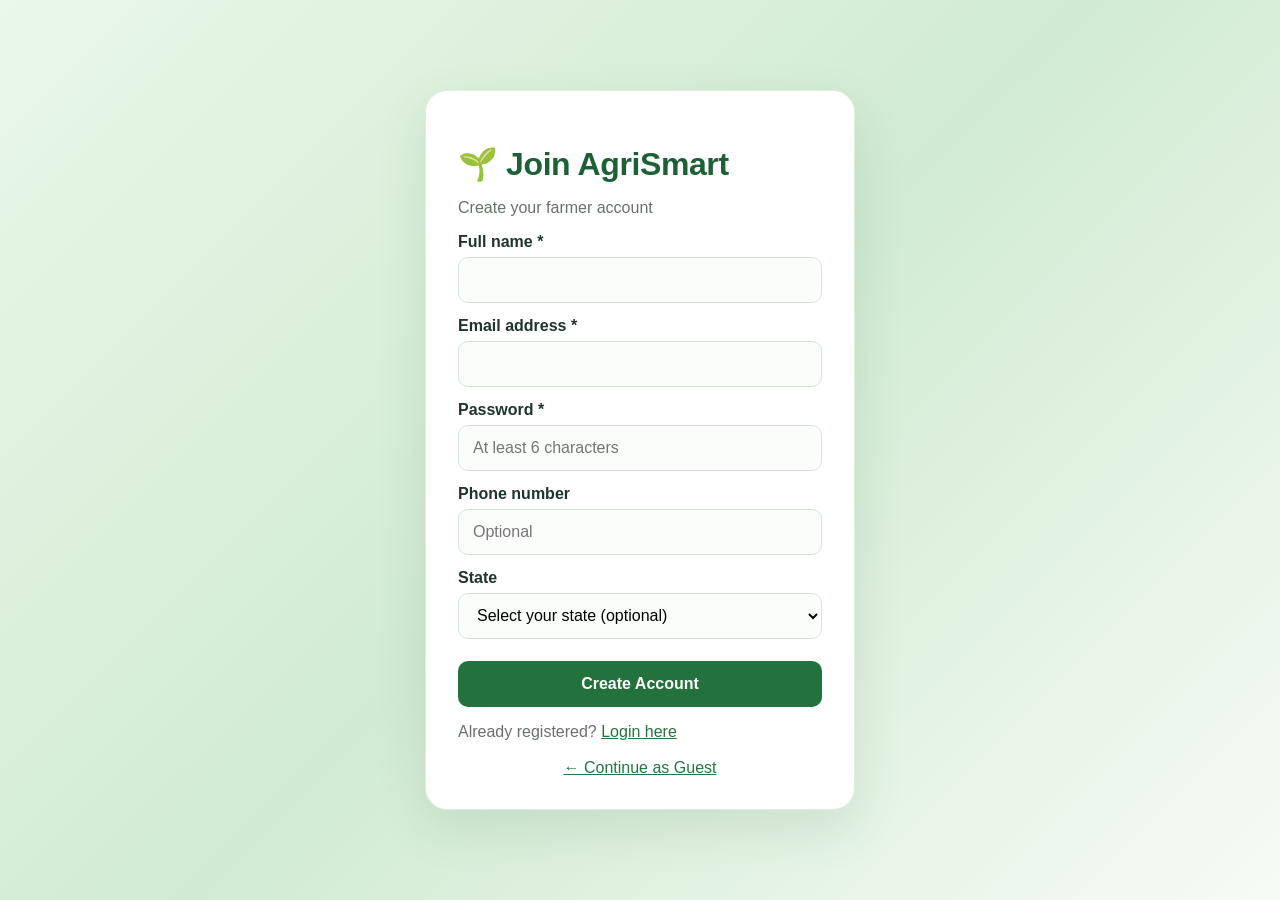
<file: frontend/signup.html>
<!DOCTYPE html>
<html lang="en">
<head>
    <meta charset="UTF-8">
    <meta name="viewport" content="width=device-width, initial-scale=1.0">
    <title>Sign Up | AgriSmart</title>
    <style>
        * { box-sizing: border-box; }
        body {
            margin: 0;
            min-height: 100vh;
            display: grid;
            place-items: center;
            padding: 20px;
            font-family: Arial, sans-serif;
            background: linear-gradient(135deg, #e8f5e9, #f5fff5);
            color: #20352a;
        }
        .card {
            width: 100%;
            max-width: 430px;
            background: white;
            padding: 30px;
            border-radius: 18px;
            box-shadow: 0 8px 30px #174b2518;
        }
        h1 { color: #24723b; margin-bottom: 8px; }
        p { color: #657368; }
        label { display: block; margin-top: 14px; font-weight: bold; }
        input, select {
            width: 100%;
            padding: 11px;
            margin-top: 6px;
            border: 1px solid #ccd8ce;
            border-radius: 8px;
            font-size: 15px;
            background: white;
        }
        button {
            width: 100%;
            padding: 13px;
            margin-top: 22px;
            border: 0;
            border-radius: 8px;
            background: #24723b;
            color: white;
            font-size: 16px;
            cursor: pointer;
        }
        button:disabled { opacity: 0.6; }
        #message { margin-top: 14px; overflow-wrap: anywhere; }
        a { color: #24723b; }
        .back { display: block; margin-top: 18px; text-align: center; }
        
/* AgriSmart signup page polish */

.card {
    border: 1px solid #e2eee4;
    border-radius: 22px;
    box-shadow: 0 18px 50px rgba(21, 86, 55, 0.12);
}

.card h1,
.card h2 {
    color: #1d6035;
    letter-spacing: -0.4px;
}

.card input,
.card select {
    width: 100%;
    min-height: 46px;
    padding: 12px 14px;
    border: 1px solid #d5e5d8;
    border-radius: 10px;
    background: #fbfdfb;
    box-sizing: border-box;
}

.card input:focus,
.card select:focus {
    outline: none;
    border-color: #248a4d;
    box-shadow: 0 0 0 3px rgba(36, 138, 77, 0.12);
}

.card button {
    min-height: 46px;
    border-radius: 10px;
    font-weight: 700;
    cursor: pointer;
}

.card a {
    transition: color 0.2s ease;
}

@media (max-width: 480px) {
    body {
        padding: 16px;
    }

    .card {
        padding: 26px 20px;
    }
}

/* AgriSmart Signup - Professional Styling */
body {
    font-family: "Segoe UI", Arial, sans-serif;
    background: linear-gradient(135deg, #eaf7e9, #d1ebd3, #f7fbf5);
}

.card {
    border: 1px solid #e0eee0;
    border-radius: 22px;
    box-shadow: 0 18px 50px rgba(35, 90, 48, 0.12);
    padding: 32px;
}

input, select {
    width: 100%;
    box-sizing: border-box;
    border: 1px solid #d8e5d8;
    border-radius: 11px;
    padding: 13px;
    background: #fff;
    font: inherit;
    transition: border-color 0.2s, box-shadow 0.2s;
}

input:focus, select:focus {
    outline: 2px solid #37864b;
    outline-offset: 1px;
    border-color: #37864b;
}

button {
    border-radius: 12px;
    font-weight: 600;
    transition: transform 0.2s;
}

button:hover {
    transform: translateY(-2px);
}

a {
    color: #267440;
}

@media (max-width: 480px) {
    .card {
        width: 92%;
        padding: 22px;
        box-sizing: border-box;
    }
}

    </style>
</head>
<body>
    <main class="card">
        <h1>🌱 Join AgriSmart</h1>
        <p>Create your farmer account</p>

        <form id="signupForm">
            <label for="name">Full name *</label>
            <input id="name" type="text" required maxlength="100"
                   autocomplete="name">

            <label for="email">Email address *</label>
            <input id="email" type="email" required maxlength="254"
                   autocomplete="email">

            <label for="password">Password *</label>
            <input id="password" type="password" required minlength="6"
                   autocomplete="new-password"
                   placeholder="At least 6 characters">

            <label for="phone">Phone number</label>
            <input id="phone" type="tel" maxlength="20"
                   autocomplete="tel" placeholder="Optional">

            <label for="state">State</label>
            <select id="state">
                <option value="">Select your state (optional)</option>
                <option>Punjab</option>
                <option>Haryana</option>
                <option>Himachal Pradesh</option>
                <option>Rajasthan</option>
                <option>Uttar Pradesh</option>
                <option>Delhi</option>
                <option>Madhya Pradesh</option>
                <option>Maharashtra</option>
                <option>Gujarat</option>
                <option>Other</option>
            </select>

            <button type="submit" id="signupButton">Create Account</button>
        </form>

        <p id="message" role="status"></p>
        <p>Already registered? <a href="/login">Login here</a></p>
        <a class="back" href="/">← Continue as Guest</a>
    </main>

    <script>
        document.getElementById("signupForm").addEventListener("submit", async function(event) {
            event.preventDefault();

            const button = document.getElementById("signupButton");
            const message = document.getElementById("message");
            button.disabled = true;
            message.textContent = "Creating your account...";

            try {
                const response = await fetch("/api/signup", {
                    method: "POST",
                    headers: { "Content-Type": "application/json" },
                    credentials: "same-origin",
                    body: JSON.stringify({
                        name: document.getElementById("name").value.trim(),
                        email: document.getElementById("email").value.trim(),
                        password: document.getElementById("password").value,
                        phone: document.getElementById("phone").value.trim(),
                        state: document.getElementById("state").value
                    })
                });

                const data = await response.json();

                if (response.ok && data.success) {
                    message.textContent = "Account created! Opening your dashboard...";
                    window.location.href = "/dashboard";
                } else {
                    message.textContent = data.message || "Could not create account. Please try again.";
                }
            } catch (error) {
                message.textContent = "Could not connect. Please check that AgriSmart is running.";
            } finally {
                button.disabled = false;
            }
        });
    </script>
</body>
</html>
</file>
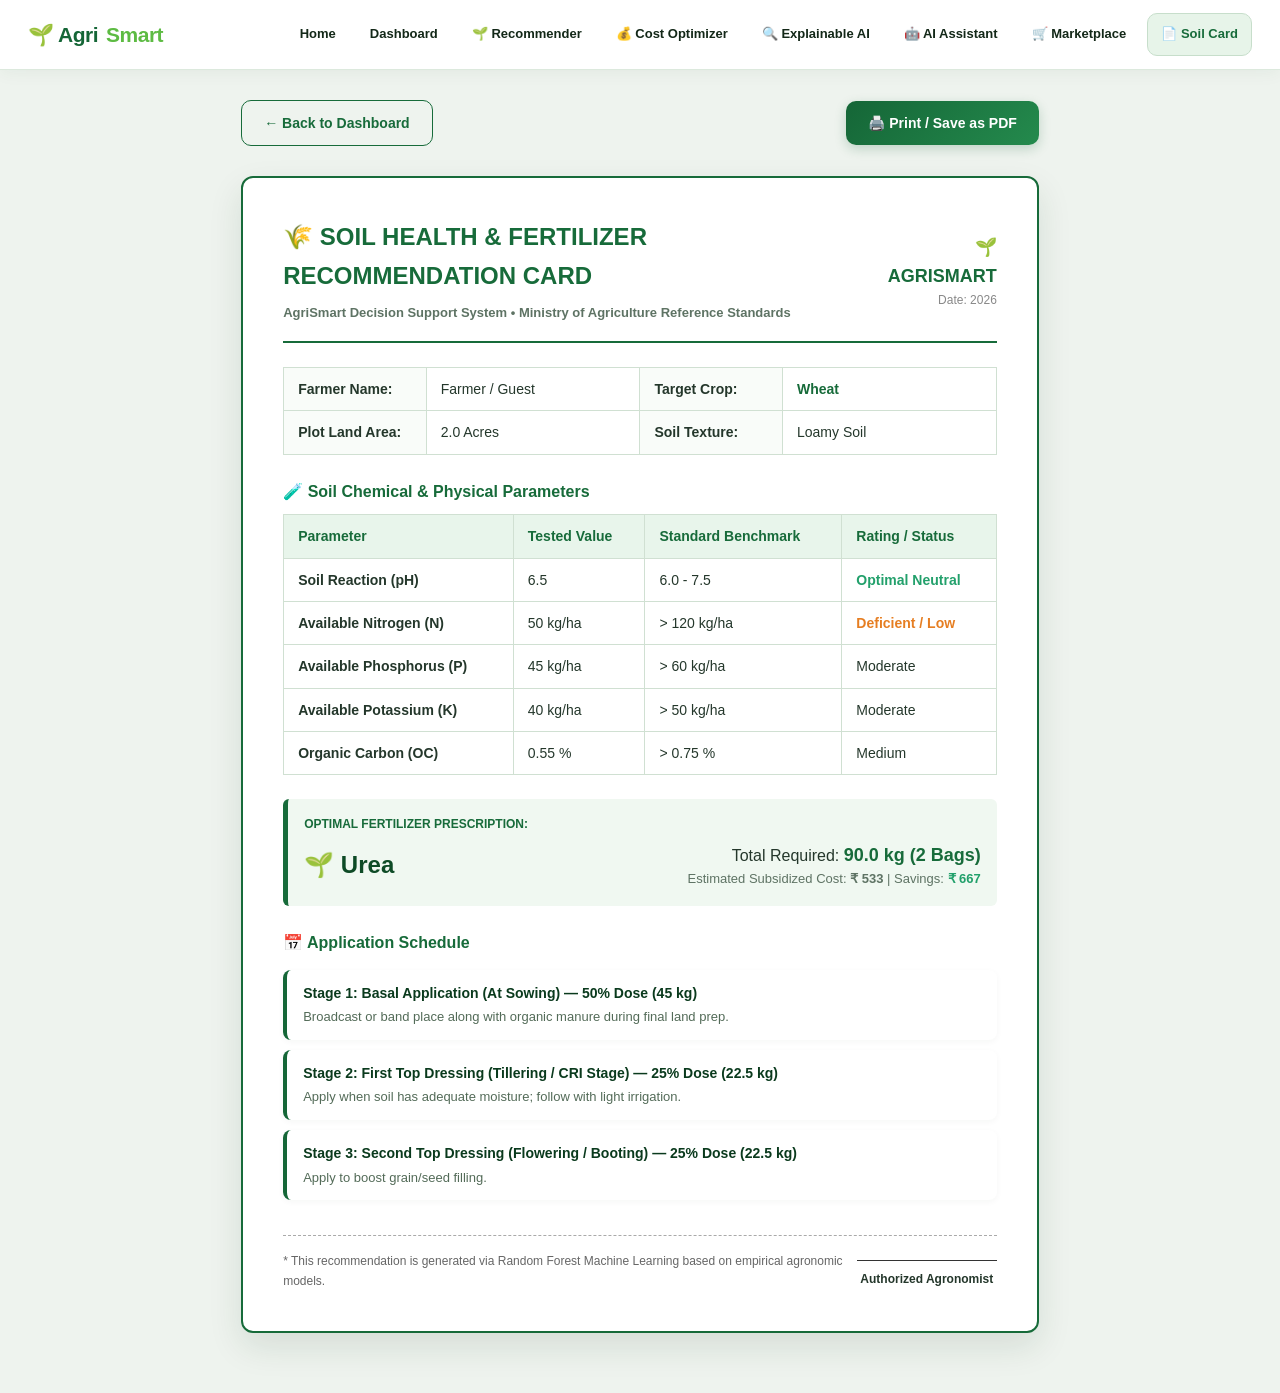
<file: frontend/soil_card.html>
<!DOCTYPE html>
<html lang="en">
<head>
    <meta charset="UTF-8">
    <meta name="viewport" content="width=device-width, initial-scale=1.0">
    <title>Soil Health & Fertilizer Recommendation Card | AgriSmart</title>
    <link rel="stylesheet" href="style.css">
    <style>
        .soil-card-wrapper {
            max-width: 860px;
            margin: 30px auto;
            background: #ffffff;
            border: 2px solid #176b3a;
            border-radius: 12px;
            padding: 40px;
            box-shadow: var(--shadow-lg);
        }
        .card-header-bar {
            display: flex;
            justify-content: space-between;
            align-items: center;
            border-bottom: 2px solid #176b3a;
            padding-bottom: 16px;
            margin-bottom: 24px;
        }
        .card-header-bar h1 {
            color: #176b3a;
            font-size: 24px;
            margin-bottom: 4px;
        }
        .meta-table, .data-table {
            width: 100%;
            border-collapse: collapse;
            margin-bottom: 24px;
        }
        .meta-table td, .data-table th, .data-table td {
            border: 1px solid #d0e0d2;
            padding: 10px 14px;
            font-size: 14px;
        }
        .data-table th {
            background: #e8f5eb;
            color: #176b3a;
            text-align: left;
        }
        .highlight-box {
            background: #f0f8f1;
            border-left: 5px solid #176b3a;
            padding: 16px;
            border-radius: 6px;
            margin-bottom: 24px;
        }
        @media print {
            .no-print { display: none !important; }
            .soil-card-wrapper {
                border: 1.5px solid #000;
                box-shadow: none;
                padding: 20px;
                margin: 0;
            }
        }
    </style>
</head>
<body style="background:#eef3ee;">

    <!-- ================= NAVBAR ================= -->
    <nav class="navbar no-print">
        <a href="/" class="nav-brand">
            🌱 Agri<span>Smart</span>
        </a>
        <div class="nav-links">
            <a href="/" class="nav-link">Home</a>
            <a href="/dashboard" class="nav-link">Dashboard</a>
            <a href="/recommend" class="nav-link">🌱 Recommender</a>
            <a href="/cost-optimizer" class="nav-link">💰 Cost Optimizer</a>
            <a href="/explainability" class="nav-link">🔍 Explainable AI</a>
            <a href="/ai-assistant" class="nav-link">🤖 AI Assistant</a>
            <a href="/marketplace" class="nav-link">🛒 Marketplace</a>
            <a href="/soil-card" class="nav-link active">📄 Soil Card</a>
        </div>
    </nav>

    <div class="container" style="max-width:900px;">
        
        <div class="no-print" style="display:flex; justify-content:space-between; align-items:center; margin-bottom:20px;">
            <a href="/dashboard" class="btn btn-outline" style="color:#176b3a; border-color:#176b3a;">← Back to Dashboard</a>
            <button onclick="window.print()" class="btn btn-accent">🖨️ Print / Save as PDF</button>
        </div>

        <div class="soil-card-wrapper">
            
            <div class="card-header-bar">
                <div>
                    <h1>🌾 SOIL HEALTH & FERTILIZER RECOMMENDATION CARD</h1>
                    <span style="color:#5e7364; font-size:13px; font-weight:600;">AgriSmart Decision Support System • Ministry of Agriculture Reference Standards</span>
                </div>
                <div style="text-align:right;">
                    <strong style="color:#176b3a; font-size:18px;">🌱 AGRISMART</strong>
                    <div style="font-size:12px; color:#888;" id="cardDate">Date: 2026</div>
                </div>
            </div>

            <!-- FARMER DETAILS -->
            <table class="meta-table">
                <tr>
                    <td style="width:20%; font-weight:700; background:#f9fcf9;">Farmer Name:</td>
                    <td style="width:30%;" id="cardFarmer">Farmer / Guest</td>
                    <td style="width:20%; font-weight:700; background:#f9fcf9;">Target Crop:</td>
                    <td style="width:30%; font-weight:700; color:#176b3a;" id="cardCrop">Wheat</td>
                </tr>
                <tr>
                    <td style="font-weight:700; background:#f9fcf9;">Plot Land Area:</td>
                    <td id="cardArea">2.0 Acres</td>
                    <td style="font-weight:700; background:#f9fcf9;">Soil Texture:</td>
                    <td id="cardSoilType">Loamy Soil</td>
                </tr>
            </table>

            <!-- SOIL TEST PARAMETERS TABLE -->
            <h3 style="color:#176b3a; font-size:16px; margin-bottom:10px;">🧪 Soil Chemical & Physical Parameters</h3>
            <table class="data-table">
                <thead>
                    <tr>
                        <th>Parameter</th>
                        <th>Tested Value</th>
                        <th>Standard Benchmark</th>
                        <th>Rating / Status</th>
                    </tr>
                </thead>
                <tbody>
                    <tr>
                        <td><strong>Soil Reaction (pH)</strong></td>
                        <td id="valPH">6.5</td>
                        <td>6.0 - 7.5</td>
                        <td id="statusPH" style="color:#22a06b; font-weight:700;">Optimal Neutral</td>
                    </tr>
                    <tr>
                        <td><strong>Available Nitrogen (N)</strong></td>
                        <td id="valN">50 kg/ha</td>
                        <td>> 120 kg/ha</td>
                        <td id="statusN" style="color:#e67e22; font-weight:700;">Deficient / Low</td>
                    </tr>
                    <tr>
                        <td><strong>Available Phosphorus (P)</strong></td>
                        <td id="valP">45 kg/ha</td>
                        <td>> 60 kg/ha</td>
                        <td id="statusP">Moderate</td>
                    </tr>
                    <tr>
                        <td><strong>Available Potassium (K)</strong></td>
                        <td id="valK">40 kg/ha</td>
                        <td>> 50 kg/ha</td>
                        <td id="statusK">Moderate</td>
                    </tr>
                    <tr>
                        <td><strong>Organic Carbon (OC)</strong></td>
                        <td id="valOC">0.55 %</td>
                        <td>> 0.75 %</td>
                        <td id="statusOC">Medium</td>
                    </tr>
                </tbody>
            </table>

            <!-- ML RECOMMENDATION SUMMARY -->
            <div class="highlight-box">
                <div style="font-size:12px; font-weight:800; color:#176b3a; text-transform:uppercase;">Optimal Fertilizer Prescription:</div>
                <div style="display:flex; justify-content:space-between; align-items:center; margin-top:6px;">
                    <div style="font-size:24px; font-weight:900; color:#0e4b26;">
                        🌱 <span id="cardFertName">Urea</span>
                    </div>
                    <div style="text-align:right;">
                        <div>Total Required: <strong id="cardTotalDose" style="font-size:18px; color:#176b3a;">90.0 kg (2 Bags)</strong></div>
                        <div style="color:#5e7364; font-size:13px;">Estimated Subsidized Cost: <strong id="cardCost">₹ 533</strong> | Savings: <strong id="cardSavings" style="color:#22a06b;">₹ 667</strong></div>
                    </div>
                </div>
            </div>

            <!-- APPLICATION TIMELINE -->
            <h3 style="color:#176b3a; font-size:16px; margin-bottom:10px;">📅 Application Schedule</h3>
            <div class="schedule-list" id="cardScheduleList">
                <div class="schedule-item">
                    <h4>Stage 1: Basal Application (At Sowing) — 50% Dose (45 kg)</h4>
                    <p>Broadcast or band place along with organic manure during final land prep.</p>
                </div>
                <div class="schedule-item">
                    <h4>Stage 2: First Top Dressing (Tillering / CRI Stage) — 25% Dose (22.5 kg)</h4>
                    <p>Apply when soil has adequate moisture; follow with light irrigation.</p>
                </div>
                <div class="schedule-item">
                    <h4>Stage 3: Second Top Dressing (Flowering / Booting) — 25% Dose (22.5 kg)</h4>
                    <p>Apply to boost grain/seed filling.</p>
                </div>
            </div>

            <!-- FOOTER SIGN OFF -->
            <div style="margin-top:35px; border-top:1px dashed #aaa; padding-top:16px; display:flex; justify-content:space-between; align-items:flex-end;">
                <div style="font-size:12px; color:#666;">
                    * This recommendation is generated via Random Forest Machine Learning based on empirical agronomic models.
                </div>
                <div style="text-align:center;">
                    <div style="border-bottom:1px solid #333; width:140px; margin-bottom:4px;"></div>
                    <span style="font-size:12px; font-weight:700;">Authorized Agronomist</span>
                </div>
            </div>

        </div>

    </div>

    <script>
        document.addEventListener("DOMContentLoaded", () => {
            const raw = localStorage.getItem("last_fertilizer_rec");
            if (!raw) return;

            try {
                const rec = JSON.parse(raw);
                const inputs = rec.inputs || rec;

                document.getElementById("cardDate").textContent = "Date: " + new Date().toLocaleDateString();
                document.getElementById("cardCrop").textContent = rec.crop || inputs.crop || "Wheat";
                document.getElementById("cardArea").textContent = `${inputs.plot_area || rec.plot_area || 1} ${inputs.area_unit || rec.area_unit || 'Acre'}`;
                document.getElementById("cardSoilType").textContent = `${inputs.soil_type || rec.soil_type || 'Loamy'} Soil`;
                
                document.getElementById("valPH").textContent = inputs.soil_ph || inputs.ph || 6.5;
                document.getElementById("valN").textContent = `${inputs.nitrogen || 50} kg/ha`;
                document.getElementById("valP").textContent = `${inputs.phosphorus || 45} kg/ha`;
                document.getElementById("valK").textContent = `${inputs.potassium || 40} kg/ha`;
                document.getElementById("valOC").textContent = `${inputs.organic_carbon || 0.55} %`;

                document.getElementById("cardFertName").textContent = rec.recommended_fertilizer || rec.fertilizer || "Urea";
                document.getElementById("cardTotalDose").textContent = `${rec.dosage_kg || 50} kg (${rec.bags_count || 1} Bags)`;
                document.getElementById("cardCost").textContent = `₹ ${(rec.estimated_cost || 300).toLocaleString('en-IN')}`;
                document.getElementById("cardSavings").textContent = `₹ ${(rec.savings_amount || 200).toLocaleString('en-IN')}`;

                if (rec.schedule && Array.isArray(rec.schedule)) {
                    document.getElementById("cardScheduleList").innerHTML = rec.schedule.map(s => `
                        <div class="schedule-item">
                            <h4>${s.stage} — ${s.quantity_kg} kg (${s.portion})</h4>
                            <p>${s.instructions}</p>
                        </div>
                    `).join("");
                }
            } catch (e) {
                console.warn("Could not parse saved recommendation:", e);
            }
        });
    </script>
</body>
</html>
</file>
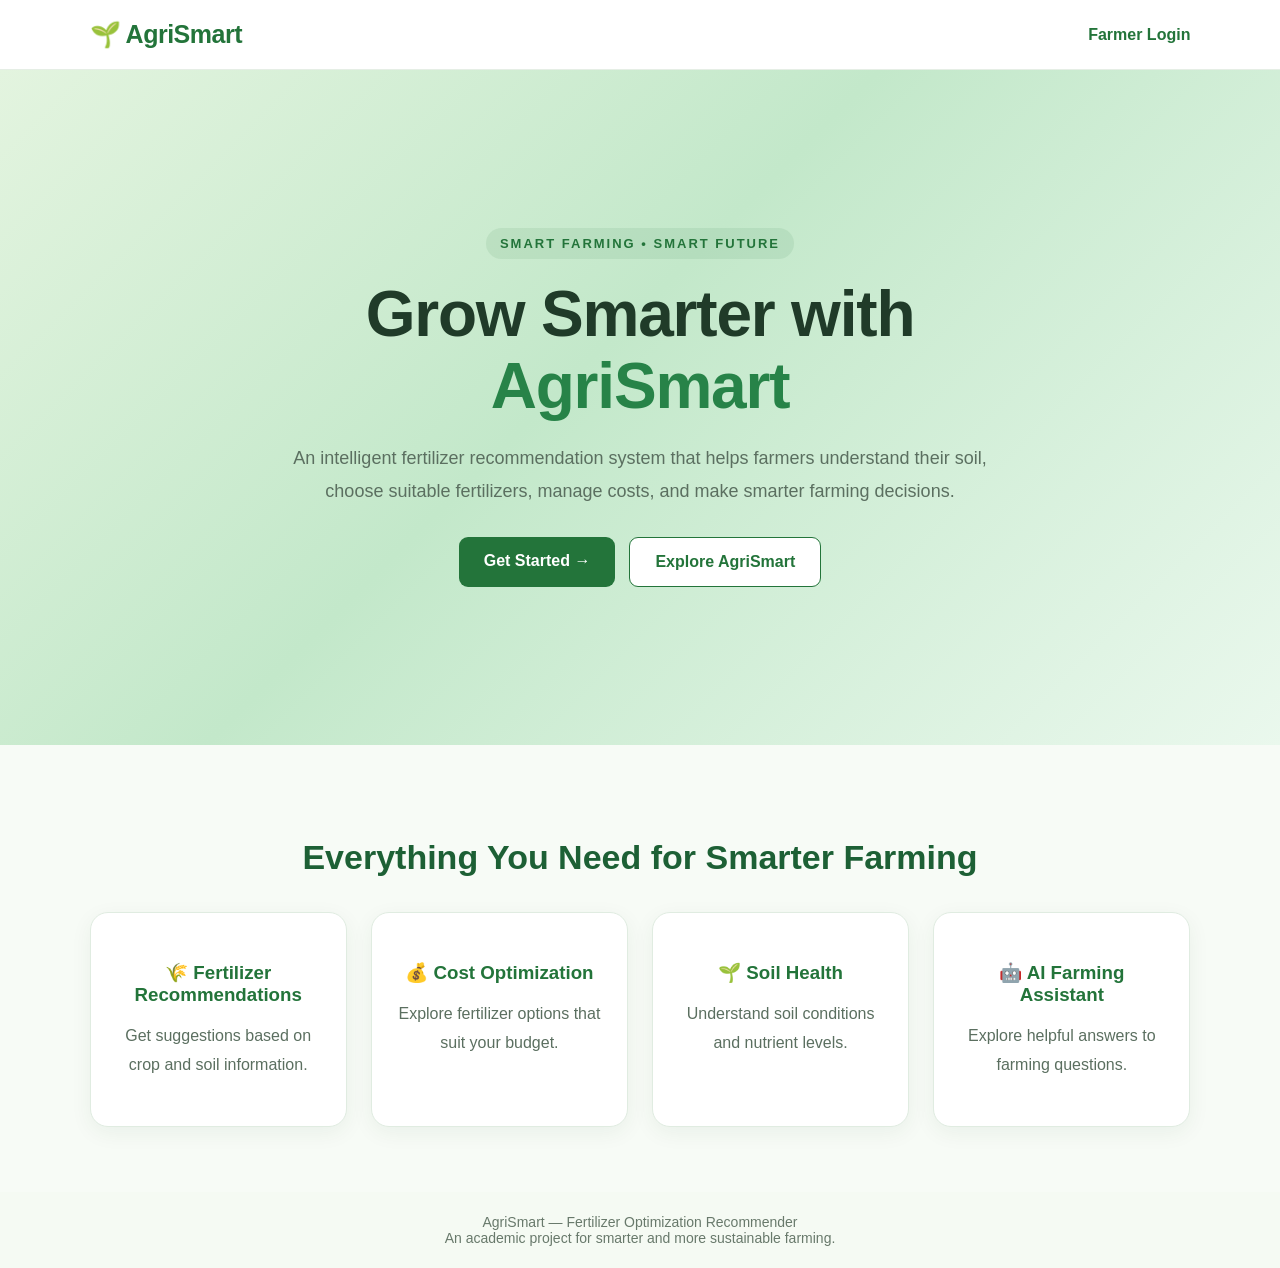
<file: frontend/welcome.html>
<!DOCTYPE html>
<html lang="en">
<head>
    <meta charset="UTF-8">
    <meta name="viewport" content="width=device-width, initial-scale=1.0">
    <title>Welcome to AgriSmart</title>

    <style>
        * { box-sizing: border-box; }

        body {
            margin: 0;
            font-family: Arial, sans-serif;
            background: #f5faf3;
            color: #203b29;
        }

        header {
            display: flex;
            justify-content: space-between;
            align-items: center;
            padding: 20px 7%;
            background: white;
        }

        .logo {
            font-size: 25px;
            font-weight: bold;
            color: #23743a;
        }

        header a {
            color: #23743a;
            text-decoration: none;
            font-weight: bold;
        }

        .hero {
            min-height: 75vh;
            display: flex;
            align-items: center;
            justify-content: center;
            padding: 75px 8%;
            background: linear-gradient(135deg, #e3f4df 0%, #c3e8ca 45%, #eaf8ed 100%);
            text-align: center;
        }

        .content {
            max-width: 780px;
        }

        .tag {
            color: #23743a;
            font-weight: bold;
            letter-spacing: 2px;
            font-size: 13px;
        }

        h1 {
            font-size: clamp(38px, 6vw, 64px);
            line-height: 1.12;
            margin: 20px 0;
        }

        h1 span { color: #278348; }

        .description {
            color: #5b6f60;
            font-size: 18px;
            line-height: 1.8;
        }

        .buttons {
            display: flex;
            justify-content: center;
            flex-wrap: wrap;
            gap: 14px;
            margin-top: 30px;
        }

        .btn {
            display: inline-block;
            padding: 15px 25px;
            border-radius: 9px;
            text-decoration: none;
            font-weight: bold;
        }

        .primary {
            background: #23743a;
            color: white;
        }

        .secondary {
            border: 1px solid #23743a;
            color: #23743a;
            background: white;
        }

        .features {
            padding: 45px 7%;
            text-align: center;
        }

        .feature-grid {
            display: grid;
            grid-template-columns: repeat(auto-fit, minmax(200px, 1fr));
            gap: 18px;
            margin-top: 25px;
        }

        .feature {
            background: white;
            padding: 25px 18px;
            border-radius: 13px;
            box-shadow: 0 4px 18px #203b2910;
        }

        .feature h3 { color: #23743a; }

        footer {
            text-align: center;
            padding: 22px;
            color: #68796b;
            font-size: 14px;
        }
        
/* AgriSmart welcome page polish */

header {
    box-shadow: 0 4px 18px rgba(25, 75, 40, 0.07);
    border-bottom: 1px solid #e5eee5;
}

.logo {
    letter-spacing: -0.5px;
}

.hero {
    padding: 75px 8%;
}

.content {
    max-width: 850px;
}

.tag {
    display: inline-block;
    padding: 8px 14px;
    border-radius: 30px;
    background: rgba(35, 116, 58, 0.09);
}

h1 {
    letter-spacing: -1.2px;
}

.description {
    max-width: 720px;
    margin-left: auto;
    margin-right: auto;
}

.btn {
    transition: transform 0.2s ease,
                box-shadow 0.2s ease;
}

.btn:hover {
    transform: translateY(-2px);
    box-shadow: 0 8px 20px rgba(35, 116, 58, 0.13);
}

.feature {
    border: 1px solid #e6eee5;
    transition: transform 0.2s ease,
                box-shadow 0.2s ease;
}

.feature:hover {
    transform: translateY(-4px);
    box-shadow: 0 10px 24px rgba(35, 116, 58, 0.09);
}

@media (max-width: 600px) {
    header {
        padding: 16px 5%;
    }

    .hero {
        padding: 48px 6%;
    }

    .description {
        font-size: 16px;
    }
}

/* Premium AgriSmart welcome feature cards */

.features {
    padding: 65px 7%;
    background: #f7fbf6;
}

.features h2 {
    color: #1d6035;
    font-size: clamp(24px, 3vw, 34px);
    margin-bottom: 12px;
}

.feature-grid {
    gap: 24px;
    margin-top: 35px;
}

.feature {
    background: #ffffff;
    border: 1px solid #e0ece1;
    border-radius: 18px;
    padding: 30px 24px;
    box-shadow: 0 6px 22px rgba(25, 75, 40, 0.06);
    transition: transform 0.25s ease,
                box-shadow 0.25s ease;
}

.feature:hover {
    transform: translateY(-5px);
    box-shadow: 0 14px 30px rgba(25, 75, 40, 0.12);
}

.feature h3 {
    color: #23743a;
    margin-bottom: 12px;
}

.feature p {
    color: #5b6f60;
    line-height: 1.8;
}

    </style>
</head>

<body>
    <header>
        <div class="logo">🌱 AgriSmart</div>
        <a href="/login">Farmer Login</a>
    </header>

    <main>
        <section class="hero">
            <div class="content">
                <div class="tag">SMART FARMING • SMART FUTURE</div>

                <h1>Grow Smarter with <span>AgriSmart</span></h1>

                <p class="description">
                    An intelligent fertilizer recommendation system that helps
                    farmers understand their soil, choose suitable fertilizers,
                    manage costs, and make smarter farming decisions.
                </p>

                <div class="buttons">
                    <a class="btn primary" href="/entry">
                        Get Started →
                    </a>

                    <a class="btn secondary" href="/entry">
                        Explore AgriSmart
                    </a>
                </div>
            </div>
        </section>

        <section class="features">
            <h2>Everything You Need for Smarter Farming</h2>

            <div class="feature-grid">
                <div class="feature">
                    <h3>🌾 Fertilizer Recommendations</h3>
                    <p>Get suggestions based on crop and soil information.</p>
                </div>

                <div class="feature">
                    <h3>💰 Cost Optimization</h3>
                    <p>Explore fertilizer options that suit your budget.</p>
                </div>

                <div class="feature">
                    <h3>🌱 Soil Health</h3>
                    <p>Understand soil conditions and nutrient levels.</p>
                </div>

                <div class="feature">
                    <h3>🤖 AI Farming Assistant</h3>
                    <p>Explore helpful answers to farming questions.</p>
                </div>
            </div>
        </section>
    </main>

    <footer>
        AgriSmart — Fertilizer Optimization Recommender
        <br>
        An academic project for smarter and more sustainable farming.
    </footer>
</body>
</html>
</file>
<file: frontend/style.css>
/* ============================================================
   AGRISMART - MODERN AGRICULTURAL TECHNOLOGY DESIGN SYSTEM
   Clean Green-and-White Theme for Precision Agronomy
   ============================================================ */

:root {
    /* Brand Colors - Forest & Leaf Greens */
    --primary: #156637;
    --primary-dark: #0a3a1d;
    --primary-light: #248a4d;
    --accent: #5dbb43;
    --accent-light: #eef7ee;
    --accent-gold: #f9ab00;

    /* Backgrounds & Neutrals */
    --bg-main: #f8faf8;
    --bg-card: #ffffff;
    --bg-card-alt: #f4f8f4;
    --bg-subtle: #f0f6f1;

    /* Typography Colors */
    --text-main: #132818;
    --text-muted: #536b58;
    --text-light: #7c9480;

    /* Borders & Shadows */
    --border-color: #dbe7dc;
    --border-light: #edf3ed;
    --border-focus: #156637;
    --shadow-sm: 0 2px 6px rgba(18, 56, 29, 0.04);
    --shadow-md: 0 6px 18px rgba(18, 56, 29, 0.07);
    --shadow-lg: 0 14px 34px rgba(18, 56, 29, 0.11);

    /* Radii */
    --radius-sm: 8px;
    --radius-md: 12px;
    --radius-lg: 18px;

    /* Semantic Status */
    --success: #1e8e5a;
    --warning: #d97706;
    --danger: #dc2626;
    --info: #0284c7;
}

* {
    margin: 0;
    padding: 0;
    box-sizing: border-box;
    font-family: -apple-system, BlinkMacSystemFont, "Segoe UI", Roboto, Oxygen, Ubuntu, Cantarell, "Helvetica Neue", sans-serif;
    -webkit-font-smoothing: antialiased;
}

body {
    background-color: var(--bg-main);
    color: var(--text-main);
    line-height: 1.6;
    min-height: 100vh;
    display: flex;
    flex-direction: column;
}

.hidden {
    display: none !important;
}

/* ================= TOP NAVIGATION BAR ================= */
.navbar {
    height: 70px;
    background: #ffffff;
    border-bottom: 1px solid var(--border-color);
    display: flex;
    align-items: center;
    justify-content: space-between;
    padding: 0 6%;
    position: sticky;
    top: 0;
    z-index: 1000;
    box-shadow: 0 2px 8px rgba(0, 0, 0, 0.03);
}

.nav-brand {
    display: flex;
    align-items: center;
    gap: 8px;
    text-decoration: none;
    font-size: 23px;
    font-weight: 800;
    color: var(--primary);
    letter-spacing: -0.5px;
}

.nav-brand span {
    color: var(--accent);
}

.nav-links {
    display: flex;
    align-items: center;
    gap: 12px;
}

.nav-link {
    text-decoration: none;
    color: var(--text-main);
    font-weight: 600;
    font-size: 14px;
    padding: 8px 14px;
    border-radius: var(--radius-sm);
    transition: all 0.2s ease;
    display: flex;
    align-items: center;
    gap: 6px;
}

.nav-link:hover {
    background-color: var(--accent-light);
    color: var(--primary);
}

.nav-link.active {
    background-color: var(--accent-light);
    color: var(--primary-dark);
    border: 1px solid #c7decb;
    font-weight: 700;
}

.nav-btn-primary {
    background: linear-gradient(135deg, var(--primary), var(--primary-light));
    color: white !important;
    padding: 9px 18px;
    border-radius: var(--radius-sm);
    box-shadow: 0 3px 10px rgba(21, 102, 55, 0.25);
}

.nav-btn-primary:hover {
    background: linear-gradient(135deg, var(--primary-dark), var(--primary));
    transform: translateY(-1px);
}

/* ================= HERO SECTION ================= */
.hero {
    background: linear-gradient(135deg, #0a3a1d 0%, #156637 55%, #248a4d 100%);
    color: white;
    padding: 55px 8% 65px;
    position: relative;
    overflow: hidden;
}

.hero::after {
    content: "";
    position: absolute;
    top: -50%;
    right: -10%;
    width: 600px;
    height: 600px;
    background: radial-gradient(circle, rgba(185, 239, 139, 0.12) 0%, transparent 70%);
    pointer-events: none;
}

.hero-content {
    max-width: 820px;
    position: relative;
    z-index: 2;
}

.hero-badge {
    display: inline-flex;
    align-items: center;
    gap: 6px;
    background: rgba(255, 255, 255, 0.16);
    backdrop-filter: blur(8px);
    padding: 6px 14px;
    border-radius: 30px;
    font-size: 13px;
    font-weight: 600;
    margin-bottom: 16px;
    border: 1px solid rgba(255, 255, 255, 0.22);
}

.hero h1 {
    font-size: 42px;
    font-weight: 800;
    line-height: 1.25;
    margin-bottom: 16px;
    letter-spacing: -0.5px;
}

.hero p {
    font-size: 17px;
    color: #e4f5e7;
    margin-bottom: 26px;
    line-height: 1.65;
}

.hero-actions {
    display: flex;
    gap: 14px;
    flex-wrap: wrap;
}

/* ================= KPI HEADER STRIP ================= */
.kpi-grid {
    display: grid;
    grid-template-columns: repeat(auto-fit, minmax(220px, 1fr));
    gap: 16px;
    margin-bottom: 28px;
}

.kpi-card {
    background: #ffffff;
    border: 1px solid var(--border-color);
    border-radius: var(--radius-sm);
    padding: 16px 20px;
    display: flex;
    align-items: center;
    gap: 16px;
    box-shadow: var(--shadow-sm);
    transition: transform 0.2s ease, box-shadow 0.2s ease;
}

.kpi-card:hover {
    transform: translateY(-2px);
    box-shadow: var(--shadow-md);
}

.kpi-icon {
    width: 44px;
    height: 44px;
    border-radius: 10px;
    background: var(--accent-light);
    color: var(--primary);
    display: flex;
    align-items: center;
    justify-content: center;
    font-size: 22px;
    flex-shrink: 0;
}

.kpi-info h4 {
    font-size: 20px;
    font-weight: 800;
    color: var(--primary-dark);
    margin: 0;
}

.kpi-info span {
    font-size: 12px;
    font-weight: 600;
    color: var(--text-muted);
    text-transform: uppercase;
    letter-spacing: 0.5px;
}

/* ================= BUTTONS ================= */
.btn {
    display: inline-flex;
    align-items: center;
    justify-content: center;
    gap: 8px;
    padding: 11px 22px;
    border-radius: var(--radius-sm);
    font-weight: 700;
    font-size: 14px;
    cursor: pointer;
    border: none;
    transition: all 0.2s ease;
    text-decoration: none;
}

.btn-primary {
    background: #ffffff;
    color: var(--primary-dark);
    box-shadow: 0 4px 12px rgba(0, 0, 0, 0.12);
}

.btn-primary:hover {
    background: #f0f7f1;
    transform: translateY(-2px);
}

.btn-accent {
    background: linear-gradient(135deg, var(--primary), var(--primary-light));
    color: white;
    box-shadow: 0 4px 12px rgba(21, 102, 55, 0.22);
}

.btn-accent:hover {
    background: linear-gradient(135deg, var(--primary-dark), var(--primary));
    transform: translateY(-2px);
}

.btn-outline {
    background: transparent;
    color: white;
    border: 1.5px solid rgba(255, 255, 255, 0.6);
}

.btn-outline:hover {
    background: rgba(255, 255, 255, 0.15);
    border-color: white;
}

/* ================= CONTAINER & GRID LAYOUT ================= */
.container {
    width: 90%;
    max-width: 1240px;
    margin: 35px auto 60px;
}

.grid-2 {
    display: grid;
    grid-template-columns: 1.15fr 0.85fr;
    gap: 26px;
}

.grid-3 {
    display: grid;
    grid-template-columns: repeat(3, 1fr);
    gap: 20px;
}

.grid-4 {
    display: grid;
    grid-template-columns: repeat(4, 1fr);
    gap: 16px;
}

/* ================= CARDS ================= */
.card {
    background: var(--bg-card);
    border: 1px solid var(--border-color);
    border-radius: var(--radius-md);
    padding: 26px;
    box-shadow: var(--shadow-sm);
    transition: box-shadow 0.25s ease;
}

.card:hover {
    box-shadow: var(--shadow-md);
}

.card-header {
    display: flex;
    justify-content: space-between;
    align-items: center;
    margin-bottom: 18px;
    border-bottom: 1px solid var(--border-light);
    padding-bottom: 12px;
}

.card-title {
    font-size: 18px;
    font-weight: 700;
    color: var(--primary-dark);
    display: flex;
    align-items: center;
    gap: 8px;
}

.card-desc {
    color: var(--text-muted);
    font-size: 14px;
    margin-bottom: 18px;
    line-height: 1.5;
}

/* ================= PRESET PILLS ================= */
.preset-container {
    margin-bottom: 24px;
    background: #f0f7f1;
    padding: 16px 20px;
    border-radius: var(--radius-sm);
    border: 1px solid #d4e7d7;
}

.preset-title {
    font-size: 12px;
    font-weight: 700;
    text-transform: uppercase;
    color: var(--primary-dark);
    margin-bottom: 10px;
    display: flex;
    align-items: center;
    gap: 6px;
}

.preset-chips {
    display: flex;
    flex-wrap: wrap;
    gap: 8px;
}

.preset-chip {
    background: #ffffff;
    border: 1px solid #c7decb;
    color: var(--primary-dark);
    padding: 6px 14px;
    border-radius: 20px;
    font-size: 13px;
    font-weight: 600;
    cursor: pointer;
    transition: all 0.2s ease;
}

.preset-chip:hover {
    background: var(--primary);
    color: white;
    border-color: var(--primary);
    transform: translateY(-1px);
}

/* ================= FORM STYLING ================= */
.form-grid {
    display: grid;
    grid-template-columns: repeat(2, 1fr);
    gap: 16px;
}

.form-group {
    display: flex;
    flex-direction: column;
}

.form-group.full {
    grid-column: 1 / -1;
}

.form-group label {
    font-size: 13px;
    font-weight: 700;
    color: var(--text-main);
    margin-bottom: 6px;
    display: flex;
    justify-content: space-between;
}

.form-group label span.unit {
    color: var(--text-muted);
    font-weight: 500;
    font-size: 12px;
}

.form-control {
    width: 100%;
    padding: 11px 14px;
    border: 1px solid #c8d9cb;
    border-radius: var(--radius-sm);
    font-size: 14px;
    background: #ffffff;
    color: var(--text-main);
    outline: none;
    transition: border-color 0.2s ease, box-shadow 0.2s ease;
}

.form-control:focus {
    border-color: var(--primary);
    box-shadow: 0 0 0 3px rgba(21, 102, 55, 0.12);
}

/* ================= RESULT CARD ================= */
.result-card {
    background: linear-gradient(135deg, #0a3a1d 0%, #156637 100%);
    color: white;
    border-radius: var(--radius-lg);
    padding: 30px;
    box-shadow: var(--shadow-lg);
    margin-top: 24px;
    display: none;
    animation: fadeIn 0.35s ease;
}

.result-card.active {
    display: block;
}

.result-badge {
    background: rgba(185, 239, 139, 0.22);
    color: #c9f59f;
    font-size: 12px;
    font-weight: 800;
    padding: 4px 12px;
    border-radius: 20px;
    display: inline-block;
    letter-spacing: 0.8px;
    margin-bottom: 10px;
}

.result-fert-name {
    font-size: 34px;
    font-weight: 900;
    margin-bottom: 8px;
    color: #ffffff;
    display: flex;
    align-items: center;
    gap: 12px;
}

.result-tagline {
    color: #d8f5dc;
    font-size: 15px;
    margin-bottom: 22px;
    line-height: 1.5;
}

.metrics-row {
    display: grid;
    grid-template-columns: repeat(4, 1fr);
    gap: 12px;
    margin-bottom: 22px;
}

.metric-box {
    background: rgba(255, 255, 255, 0.12);
    backdrop-filter: blur(6px);
    border: 1px solid rgba(255, 255, 255, 0.2);
    border-radius: var(--radius-sm);
    padding: 12px;
    text-align: center;
}

.metric-label {
    font-size: 11px;
    color: #c4ecc9;
    text-transform: uppercase;
    margin-bottom: 4px;
    font-weight: 600;
}

.metric-val {
    font-size: 20px;
    font-weight: 800;
    color: white;
}

.savings-banner {
    background: rgba(93, 187, 67, 0.22);
    border: 1px solid rgba(93, 187, 67, 0.45);
    border-radius: var(--radius-sm);
    padding: 14px 18px;
    display: flex;
    justify-content: space-between;
    align-items: center;
    margin-bottom: 20px;
}

.savings-banner strong {
    color: #bbf393;
    font-size: 18px;
}

/* ================= APPLICATION SCHEDULE ================= */
.schedule-list {
    display: flex;
    flex-direction: column;
    gap: 10px;
    margin-top: 14px;
}

.schedule-item {
    background: #ffffff;
    border-left: 4px solid var(--primary);
    border-radius: var(--radius-sm);
    padding: 12px 16px;
    box-shadow: var(--shadow-sm);
}

.schedule-item h4 {
    color: var(--primary-dark);
    font-size: 14px;
    margin-bottom: 3px;
}

.schedule-item p {
    font-size: 13px;
    color: var(--text-muted);
}

/* ================= TOAST NOTIFICATION ================= */
.toast {
    position: fixed;
    bottom: 25px;
    right: 25px;
    background: #132818;
    color: white;
    padding: 12px 20px;
    border-radius: var(--radius-sm);
    box-shadow: var(--shadow-lg);
    z-index: 9999;
    font-size: 14px;
    font-weight: 600;
    display: none;
    animation: slideUp 0.3s ease;
}

.toast.show {
    display: block;
}

/* ================= FOOTER ================= */
footer {
    background: #0a2e16;
    color: #c9e2cf;
    padding: 35px 6% 25px;
    margin-top: auto;
    border-top: 1px solid #164724;
}

.footer-content {
    max-width: 1240px;
    margin: 0 auto;
    display: flex;
    justify-content: space-between;
    align-items: center;
    flex-wrap: wrap;
    gap: 20px;
}

.footer-brand {
    font-size: 20px;
    font-weight: 800;
    color: white;
}

.footer-brand span {
    color: var(--accent);
}

.footer-desc {
    font-size: 13px;
    color: #8fb597;
}

/* ================= PRINT STYLES ================= */
@media print {
    .navbar, footer, .btn, .preset-container, .nav-links, #quickPresets, .no-print {
        display: none !important;
    }
    body, .container {
        background: white !important;
        width: 100% !important;
        margin: 0 !important;
        padding: 0 !important;
    }
    .card, .result-card {
        box-shadow: none !important;
        border: 1px solid #bbb !important;
        color: black !important;
        background: white !important;
    }
}

/* ================= ANIMATIONS ================= */
@keyframes fadeIn {
    from { opacity: 0; transform: translateY(8px); }
    to { opacity: 1; transform: translateY(0); }
}

@keyframes slideUp {
    from { transform: translateY(25px); opacity: 0; }
    to { transform: translateY(0); opacity: 1; }
}

/* ================= RESPONSIVE ================= */
@media (max-width: 900px) {
    .grid-2, .grid-3, .grid-4 {
        grid-template-columns: 1fr;
    }
    .hero h1 {
        font-size: 30px;
    }
    .metrics-row {
        grid-template-columns: repeat(2, 1fr);
    }
    .navbar {
        padding: 0 4%;
    }
}

/* ==========================================
   AGRISMART - PROFESSIONAL DESIGN POLISH
   Safe visual overrides
========================================== */

html {
    scroll-behavior: smooth;
}

body {
    font-family: "Segoe UI", Arial, sans-serif;
    line-height: 1.6;
    -webkit-font-smoothing: antialiased;
}

button,
input,
select,
textarea {
    font: inherit;
}

button,
.btn,
[class*="btn-"] {
    transition: transform 0.2s ease,
                box-shadow 0.2s ease,
                background-color 0.2s ease;
}

button:hover,
.btn:hover,
[class*="btn-"]:hover {
    transform: translateY(-2px);
}

a {
    transition: color 0.2s ease;
}

.navbar {
    position: sticky;
    top: 0;
    z-index: 1000;
    background: rgba(255, 255, 255, 0.96);
    backdrop-filter: blur(12px);
    box-shadow: 0 2px 16px rgba(19, 65, 37, 0.07);
}

.nav-link {
    transition: color 0.2s ease,
                background-color 0.2s ease;
}

.nav-link:hover {
    color: var(--primary);
}

.card,
.feature-card,
.stat-card {
    border-radius: 16px;
    transition: transform 0.2s ease,
                box-shadow 0.2s ease;
}

.card:hover,
.feature-card:hover,
.stat-card:hover {
    box-shadow: 0 10px 28px rgba(19, 65, 37, 0.09);
}

input,
select,
textarea {
    border-radius: 8px;
}

input:focus,
select:focus,
textarea:focus,
button:focus-visible,
a:focus-visible {
    outline: 2px solid var(--primary);
    outline-offset: 3px;
}

img {
    max-width: 100%;
    height: auto;
}

@media (max-width: 768px) {
    .navbar {
        position: relative;
    }

    .nav-links {
        gap: 8px;
        flex-wrap: wrap;
    }

    .nav-link {
        font-size: 14px;
    }
}

@media (prefers-reduced-motion: reduce) {
    *,
    *::before,
    *::after {
        scroll-behavior: auto !important;
        transition-duration: 0.01ms !important;
        animation-duration: 0.01ms !important;
    }
}

/* AgriSmart navigation refinement */
.navbar {
    padding: 14px 28px;
    background: #ffffff;
    border-bottom: 1px solid #e4eee5;
    box-shadow: 0 4px 18px rgba(21, 86, 55, 0.08);
}

.nav-brand {
    font-size: 21px;
    font-weight: 800;
    color: #156637;
    white-space: nowrap;
}

.nav-links {
    gap: 8px;
}

.nav-link {
    padding: 10px 13px;
    border-radius: 10px;
    font-size: 13px;
    white-space: nowrap;
}

.nav-link:hover {
    background: #eef7ef;
    color: #156637;
}

.nav-link.active {
    background: #e7f4e9;
    color: #156637;
    font-weight: 700;
}

@media (max-width: 900px) {
    .navbar {
        padding: 12px 16px;
        align-items: flex-start;
        flex-wrap: wrap;
        gap: 12px;
    }

    .nav-links {
        flex-wrap: wrap;
        width: 100%;
    }
}

/* AgriSmart premium cards and form styling */

.card,
.feature-card,
.stat-card {
    background: #ffffff;
    border: 1px solid #e1eee3;
    border-radius: 18px;
    box-shadow: 0 5px 20px rgba(21, 102, 55, 0.07);
    transition: transform 0.25s ease, box-shadow 0.25s ease;
}

.card:hover,
.feature-card:hover,
.stat-card:hover {
    transform: translateY(-3px);
    box-shadow: 0 12px 28px rgba(21, 102, 55, 0.12);
}

input,
select,
textarea {
    min-height: 42px;
    padding: 10px 12px;
    border: 1px solid #d8e5da;
    background-color: #fbfdfb;
    color: #203b29;
    border-radius: 10px;
}

input:focus,
select:focus,
textarea:focus {
    background: #ffffff;
    border-color: #248a4d;
    box-shadow: 0 0 0 3px rgba(36, 138, 77, 0.12);
    outline: none;
}

label {
    font-weight: 600;
    color: #365342;
}

button,
.btn {
    border-radius: 10px;
}

/* AgriSmart hero section refinement */

.hero-content {
    width: 100%;
    max-width: 900px;
    margin: 0 auto;
}

.hero h1 {
    max-width: 800px;
    line-height: 1.15;
    letter-spacing: -0.7px;
    margin-bottom: 20px;
}

.hero p {
    max-width: 720px;
    line-height: 1.8;
}

.hero-badge {
    border-radius: 30px;
    padding: 9px 16px;
    margin-bottom: 20px;
}

@media (max-width: 768px) {
    .hero-content {
        padding: 20px;
    }

    .hero h1 {
        font-size: clamp(28px, 7vw, 42px);
        letter-spacing: -0.3px;
    }

    .hero p {
        font-size: 15px;
    }
}

/* AgriSmart soil preset buttons */

button,
input[type="button"],
input[type="submit"] {
    cursor: pointer;
}

button:not(:disabled):hover,
input[type="button"]:hover,
input[type="submit"]:hover {
    filter: brightness(0.97);
}

button:disabled {
    cursor: not-allowed;
    opacity: 0.6;
}

/* Give preset chips a clearer appearance */
button[class*="preset"],
button[class*="chip"],
.preset,
.preset-btn,
.preset-button,
.soil-preset {
    background: #f0f8f0;
    color: #216b39;
    border: 1px solid #d4e8d6;
    border-radius: 999px;
    padding: 9px 15px;
    font-size: 13px;
    font-weight: 600;
    margin: 4px;
    transition: all 0.2s ease;
}

button[class*="preset"]:hover,
button[class*="chip"]:hover,
.preset:hover,
.preset-btn:hover,
.preset-button:hover,
.soil-preset:hover {
    background: #dff1e2;
    border-color: #91c89a;
}

/* AgriSmart soil form - visual polish */

.form-group {
    gap: 8px;
    margin-bottom: 16px;
}

.form-group label {
    font-size: 13px;
    font-weight: 700;
    color: #245638;
    line-height: 1.5;
}

.form-group input,
.form-group select,
.form-group textarea {
    width: 100%;
    max-width: 100%;
    min-height: 44px;
    padding: 11px 13px;
    background: #fbfdfb;
    border: 1px solid #d5e5d8;
    border-radius: 10px;
    color: #203b29;
    box-sizing: border-box;
    transition: border-color 0.2s ease,
                box-shadow 0.2s ease;
}

.form-group input:focus,
.form-group select:focus,
.form-group textarea:focus {
    outline: none;
    border-color: #248a4d;
    box-shadow: 0 0 0 3px rgba(36, 138, 77, 0.12);
    background: #ffffff;
}

.form-group label span.unit {
    font-size: 12px;
    color: #718477;
    font-weight: 500;
}

/* AgriSmart responsive layout refinement */

.agri-grid {
    gap: 22px;
    margin-bottom: 30px;
}

.agri-card {
    border-radius: 18px;
    padding: 22px;
    background: #ffffff;
    border: 1px solid #e0ece2;
    box-shadow: 0 6px 22px rgba(21, 86, 55, 0.07);
    transition: transform 0.2s ease, box-shadow 0.2s ease;
}

.agri-card:hover {
    transform: translateY(-3px);
    box-shadow: 0 12px 28px rgba(21, 86, 55, 0.12);
}

.agri-card h2,
.agri-card h3 {
    color: #1d6035;
    line-height: 1.4;
}

@media (max-width: 768px) {
    .agri-grid {
        grid-template-columns: minmax(0, 1fr);
        gap: 16px;
    }

    .agri-card {
        padding: 18px;
    }
}

/* ===== AGRISMART DASHBOARD PROFESSIONAL THEME ===== */

:root {
    --agri-green: #176b3a;
    --agri-dark: #104526;
    --agri-light: #edf7ee;
    --agri-border: #dce9dd;
    --agri-text: #24372b;
    --agri-muted: #68796d;
}

body {
    background: #f5f8f5;
    color: var(--agri-text);
    font-family: "Segoe UI", Arial, sans-serif;
}

/* Navigation */
.navbar {
    background: rgba(255, 255, 255, 0.97);
    border-bottom: 1px solid var(--agri-border);
    box-shadow: 0 3px 16px rgba(20, 70, 35, 0.05);
    gap: 16px;
}

.nav-brand {
    font-weight: 800;
    letter-spacing: -0.5px;
}

.nav-links {
    gap: 8px;
}

.nav-link {
    border-radius: 10px;
    transition: background 0.2s ease, color 0.2s ease;
}

.nav-link:hover,
.nav-link.active {
    background: #e7f4e9;
    color: var(--agri-green);
}

/* Main content */
.container {
    max-width: 1400px;
    margin: 0 auto;
    padding: 30px 4%;
    box-sizing: border-box;
}

/* Summary cards */
.kpi-grid {
    gap: 18px;
    margin-bottom: 26px;
}

.kpi-card {
    background: #fff;
    border: 1px solid var(--agri-border);
    border-radius: 16px;
    box-shadow: 0 5px 18px rgba(25, 70, 35, 0.045);
    transition: transform 0.2s ease, box-shadow 0.2s ease;
}

.kpi-card:hover {
    transform: translateY(-3px);
    box-shadow: 0 10px 25px rgba(25, 70, 35, 0.09);
}

/* Forms, charts and history cards */
.card {
    background: #fff;
    border: 1px solid var(--agri-border);
    border-radius: 18px;
    box-shadow: 0 6px 24px rgba(25, 70, 35, 0.045);
    padding: 24px;
}

.card-header {
    margin-bottom: 20px;
}

.card-title {
    color: var(--agri-dark);
    font-weight: 750;
    line-height: 1.5;
}

.card-desc {
    color: var(--agri-muted);
    line-height: 1.6;
}

/* Form layout */
.form-grid {
    gap: 18px;
}

.form-group label {
    color: #334d39;
    font-weight: 650;
    margin-bottom: 8px;
}

.form-control {
    width: 100%;
    min-height: 44px;
    box-sizing: border-box;
    border: 1px solid #d5e2d7;
    border-radius: 10px;
    background: #fbfdfb;
    color: var(--agri-text);
    padding: 10px 12px;
    font: inherit;
    transition: border-color 0.2s, box-shadow 0.2s;
}

.form-control:focus {
    border-color: #36834d;
    outline: 2px solid #36834d;
    outline-offset: 2px;
}

/* Buttons */
.btn {
    border-radius: 10px;
    font-weight: 650;
    transition: transform 0.2s ease, box-shadow 0.2s ease;
}

.btn:hover {
    transform: translateY(-1px);
    box-shadow: 0 5px 14px rgba(20, 80, 40, 0.12);
}

/* Sample crop presets */
.preset-container {
    background: #fff;
    border: 1px solid var(--agri-border);
    border-radius: 16px;
    padding: 18px 20px;
    margin-bottom: 26px;
}

.preset-title {
    color: var(--agri-dark);
    font-weight: 750;
    margin-bottom: 12px;
}

.preset-chips {
    gap: 10px;
}

.preset-chips button {
    border-radius: 999px;
}

/* Recommendation results */
.result-card {
    border-radius: 20px;
    box-shadow: 0 12px 35px rgba(15, 65, 32, 0.14);
    margin-top: 30px;
    overflow: hidden;
}

.metrics-row {
    gap: 14px;
}

.metric-box {
    border-radius: 14px;
    padding: 16px;
}

/* Footer */
footer {
    margin-top: 35px;
    border-top: 1px solid var(--agri-border);
}

/* Smaller screens */
@media (max-width: 900px) {
    .container {
        padding: 22px 3%;
    }

    .grid-2 {
        grid-template-columns: 1fr;
    }

    .kpi-grid {
        grid-template-columns: repeat(2, minmax(0, 1fr));
    }

    .navbar {
        flex-wrap: wrap;
    }

    .nav-links {
        flex-wrap: wrap;
    }
}

@media (max-width: 560px) {
    .container {
        padding: 16px 4%;
    }

    .kpi-grid {
        grid-template-columns: 1fr;
    }

    .card {
        padding: 17px;
    }

    .form-grid {
        grid-template-columns: 1fr;
    }
}
</file>
